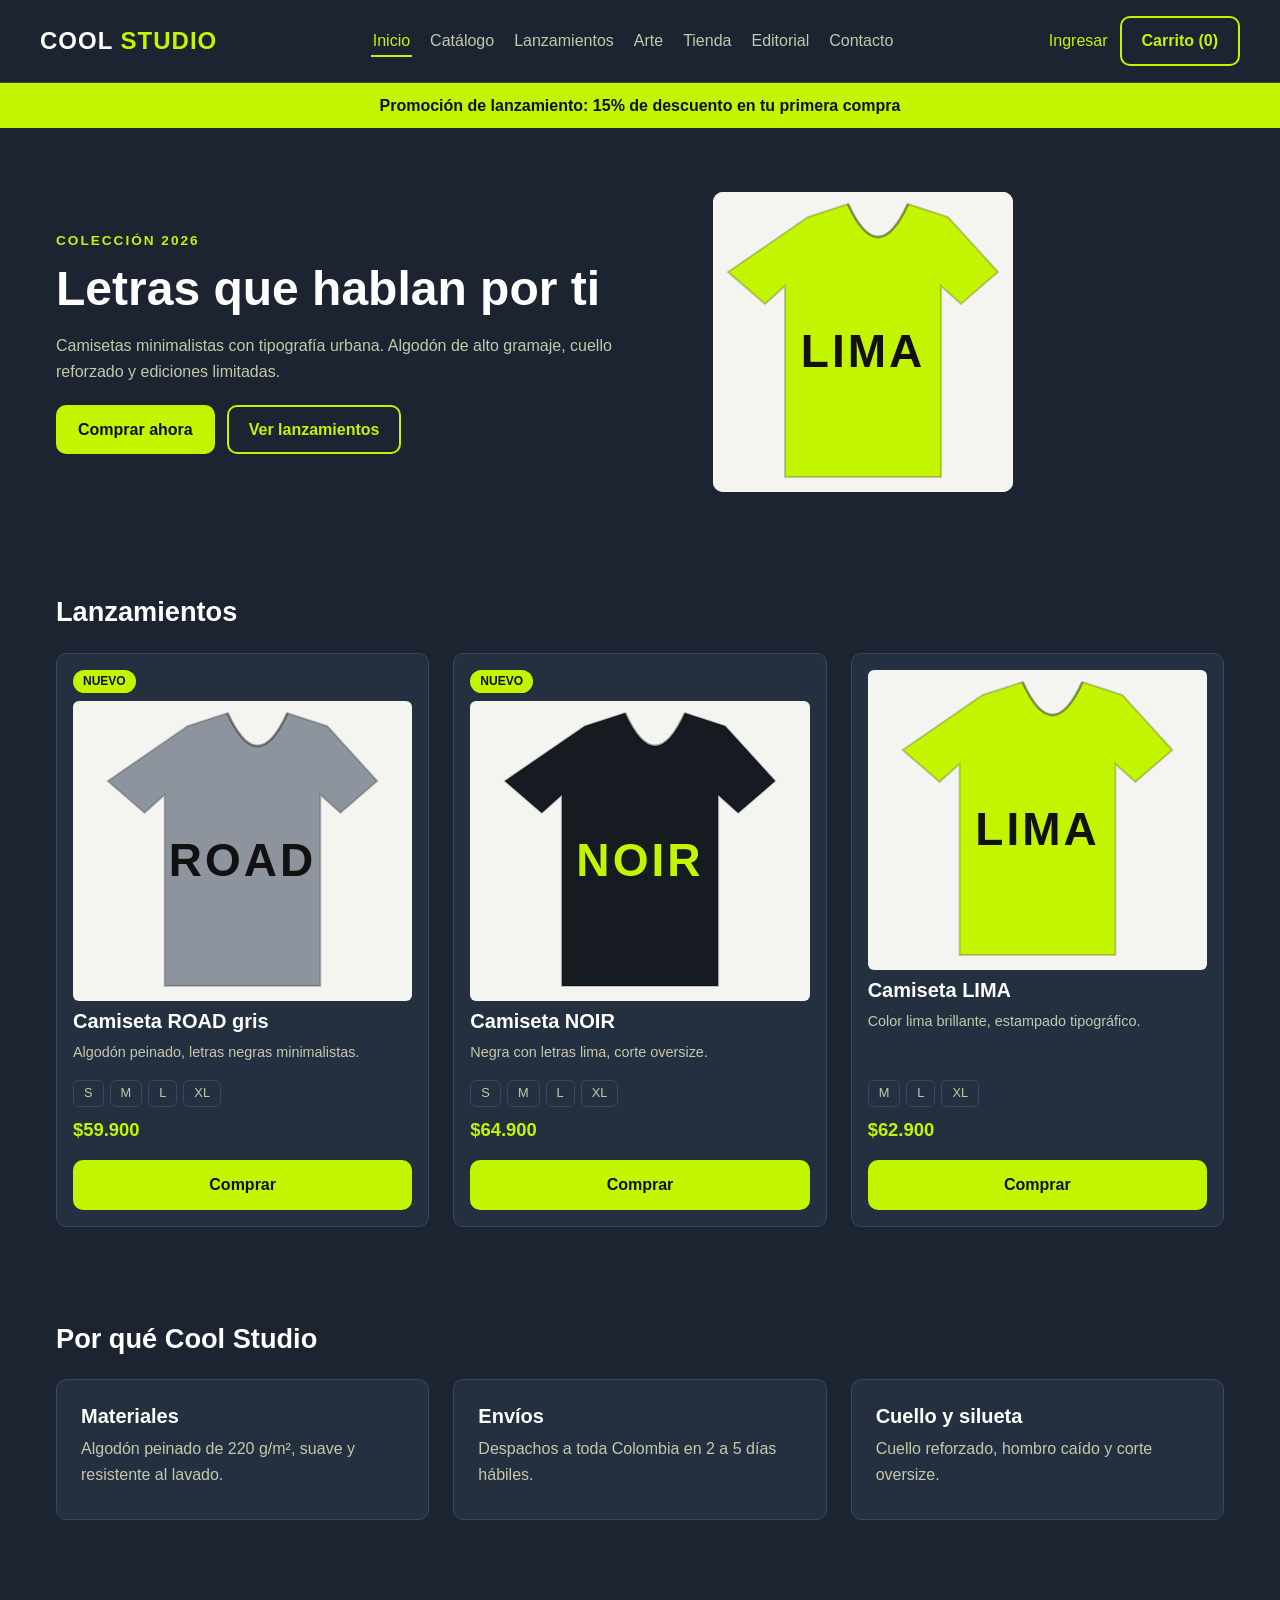
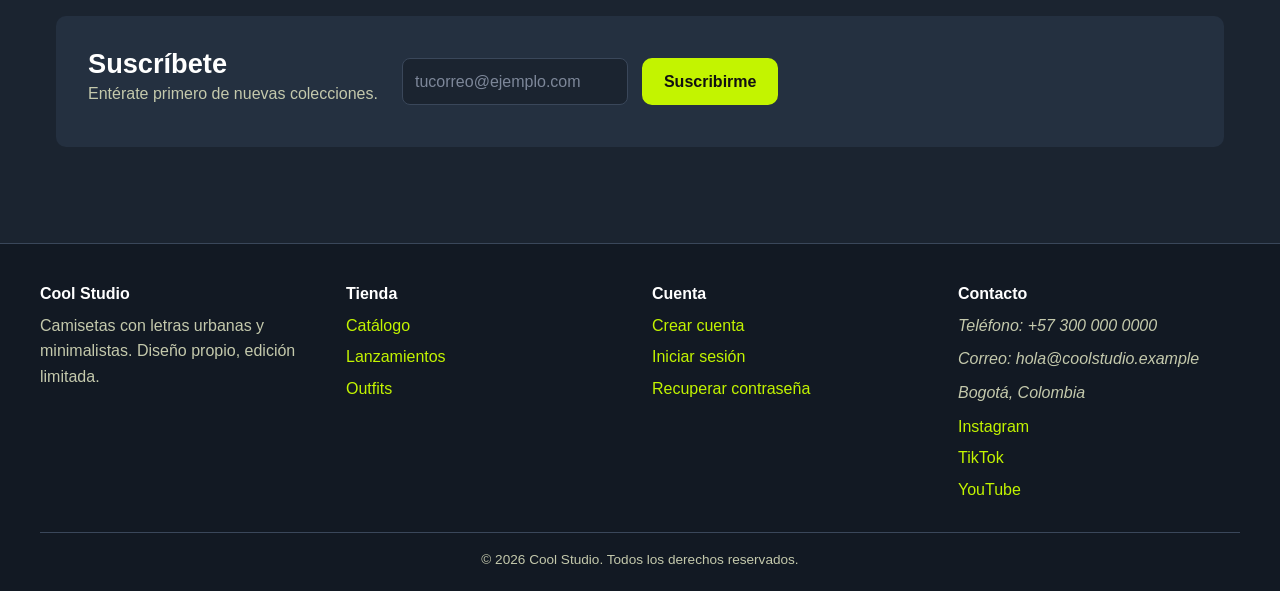
<file: index.html>
<!DOCTYPE html>
<html lang="es">
<head>
  <meta charset="UTF-8">
  <meta name="viewport" content="width=device-width, initial-scale=1.0">
  <meta name="description" content="Cool Studio: tienda en línea de camisetas con letras urbanas.">
  <title>Inicio | Cool Studio</title>
  <link rel="icon" type="image/svg+xml" href="img/favicon.svg">
  <link rel="stylesheet" href="css/base.css">
  <link rel="stylesheet" href="css/componentes.css">
  <link rel="stylesheet" href="css/paginas.css">
</head>
<body>
  <header class="sitio">
    <div class="barra">
      <a class="logo" href="index.html">COOL <span>STUDIO</span></a>
      <nav aria-label="Navegación principal">
        <ul>
          <li><a href="index.html" aria-current="page">Inicio</a></li>
          <li><a href="catalogo.html">Catálogo</a></li>
          <li><a href="lanzamientos.html">Lanzamientos</a></li>
          <li><a href="arte.html">Arte</a></li>
          <li><a href="tienda.html">Tienda</a></li>
          <li><a href="editorial.html">Editorial</a></li>
          <li><a href="contacto.html">Contacto</a></li>
        </ul>
      </nav>
      <div class="acciones">
        <a href="login.html">Ingresar</a>
        <a class="btn btn-borde" href="carrito.html">Carrito (2)</a>
      </div>
    </div>
  </header>
  <p class="promo">Promoción de lanzamiento: 15% de descuento en tu primera compra</p>

  <main>
    <div class="contenedor">
      <section class="hero" aria-labelledby="titulo-hero">
        <div>
          <p class="sobretitulo">Colección 2026</p>
          <h1 id="titulo-hero">Letras que hablan por ti</h1>
          <p>Camisetas minimalistas con tipografía urbana. Algodón de alto gramaje, cuello reforzado y ediciones limitadas.</p>
          <div class="botones">
            <a class="btn" href="catalogo.html">Comprar ahora</a>
            <a class="btn btn-borde" href="lanzamientos.html">Ver lanzamientos</a>
          </div>
        </div>
        <img src="img/camisa-lima.svg" alt="Camiseta lima con letras" width="300" height="300">
      </section>
    </div>

    <section class="seccion" id="lanzamientos" aria-labelledby="titulo-lanzamientos">
      <div class="contenedor">
        <h2 id="titulo-lanzamientos">Lanzamientos</h2>
        <div class="catalogo">
      <article class="producto">
        <span class="etiqueta">NUEVO</span>
        <img src="img/camisa-gris.svg" alt="Camiseta ROAD gris" width="300" height="300" loading="lazy">
        <h3><a href="producto.html">Camiseta ROAD gris</a></h3>
        <p class="descripcion">Algodón peinado, letras negras minimalistas.</p>
        <ul class="tallas" aria-label="Tallas disponibles"><li>S</li><li>M</li><li>L</li><li>XL</li></ul>
        <p class="precio">$59.900</p>
        <a class="btn" href="producto.html">Comprar</a>
      </article>
      <article class="producto">
        <span class="etiqueta">NUEVO</span>
        <img src="img/camisa-negra.svg" alt="Camiseta NOIR" width="300" height="300" loading="lazy">
        <h3><a href="producto.html">Camiseta NOIR</a></h3>
        <p class="descripcion">Negra con letras lima, corte oversize.</p>
        <ul class="tallas" aria-label="Tallas disponibles"><li>S</li><li>M</li><li>L</li><li>XL</li></ul>
        <p class="precio">$64.900</p>
        <a class="btn" href="producto.html">Comprar</a>
      </article>
      <article class="producto">
        <img src="img/camisa-lima.svg" alt="Camiseta LIMA" width="300" height="300" loading="lazy">
        <h3><a href="producto.html">Camiseta LIMA</a></h3>
        <p class="descripcion">Color lima brillante, estampado tipográfico.</p>
        <ul class="tallas" aria-label="Tallas disponibles"><li>M</li><li>L</li><li>XL</li></ul>
        <p class="precio">$62.900</p>
        <a class="btn" href="producto.html">Comprar</a>
      </article>
        </div>
      </div>
    </section>

    <section class="seccion" id="informacion" aria-labelledby="titulo-info">
      <div class="contenedor">
        <h2 id="titulo-info">Por qué Cool Studio</h2>
        <div class="rejilla-3">
          <article class="tarjeta">
            <h3>Materiales</h3>
            <p>Algodón peinado de 220 g/m², suave y resistente al lavado.</p>
          </article>
          <article class="tarjeta">
            <h3>Envíos</h3>
            <p>Despachos a toda Colombia en 2 a 5 días hábiles.</p>
          </article>
          <article class="tarjeta">
            <h3>Cuello y silueta</h3>
            <p>Cuello reforzado, hombro caído y corte oversize.</p>
          </article>
        </div>
      </div>
    </section>

    <section class="seccion" id="suscripcion" aria-labelledby="titulo-suscripcion">
      <div class="contenedor">
        <div class="suscripcion">
          <div>
            <h2 id="titulo-suscripcion">Suscríbete</h2>
            <p>Entérate primero de nuevas colecciones.</p>
          </div>
          <form action="#" method="post">
            <div class="campo">
              <label for="correo-suscripcion" class="solo-lectores">Correo electrónico</label>
              <input type="email" id="correo-suscripcion" name="correo" placeholder="tucorreo@ejemplo.com" required>
            </div>
            <button class="btn" type="submit">Suscribirme</button>
          </form>
        </div>
      </div>
    </section>
  </main>
  <footer class="sitio">
    <div class="columnas">
      <section>
        <h3>Cool Studio</h3>
        <p>Camisetas con letras urbanas y minimalistas. Diseño propio, edición limitada.</p>
      </section>
      <section>
        <h3>Tienda</h3>
        <ul>
          <li><a href="catalogo.html">Catálogo</a></li>
          <li><a href="lanzamientos.html">Lanzamientos</a></li>
          <li><a href="editorial.html">Outfits</a></li>
        </ul>
      </section>
      <section>
        <h3>Cuenta</h3>
        <ul>
          <li><a href="registro.html">Crear cuenta</a></li>
          <li><a href="login.html">Iniciar sesión</a></li>
          <li><a href="recuperar.html">Recuperar contraseña</a></li>
        </ul>
      </section>
      <section>
        <h3>Contacto</h3>
        <address>
          <p>Teléfono: +57 300 000 0000</p>
          <p>Correo: hola@coolstudio.example</p>
          <p>Bogotá, Colombia</p>
        </address>
        <ul>
          <li><a href="#">Instagram</a></li>
          <li><a href="#">TikTok</a></li>
          <li><a href="#">YouTube</a></li>
        </ul>
      </section>
    </div>
    <p class="derechos">&copy; 2026 Cool Studio. Todos los derechos reservados.</p>
  </footer>
  <script src="js/logica.js"></script>
  <script src="js/tienda.js"></script>
</body>
</html>
</file>
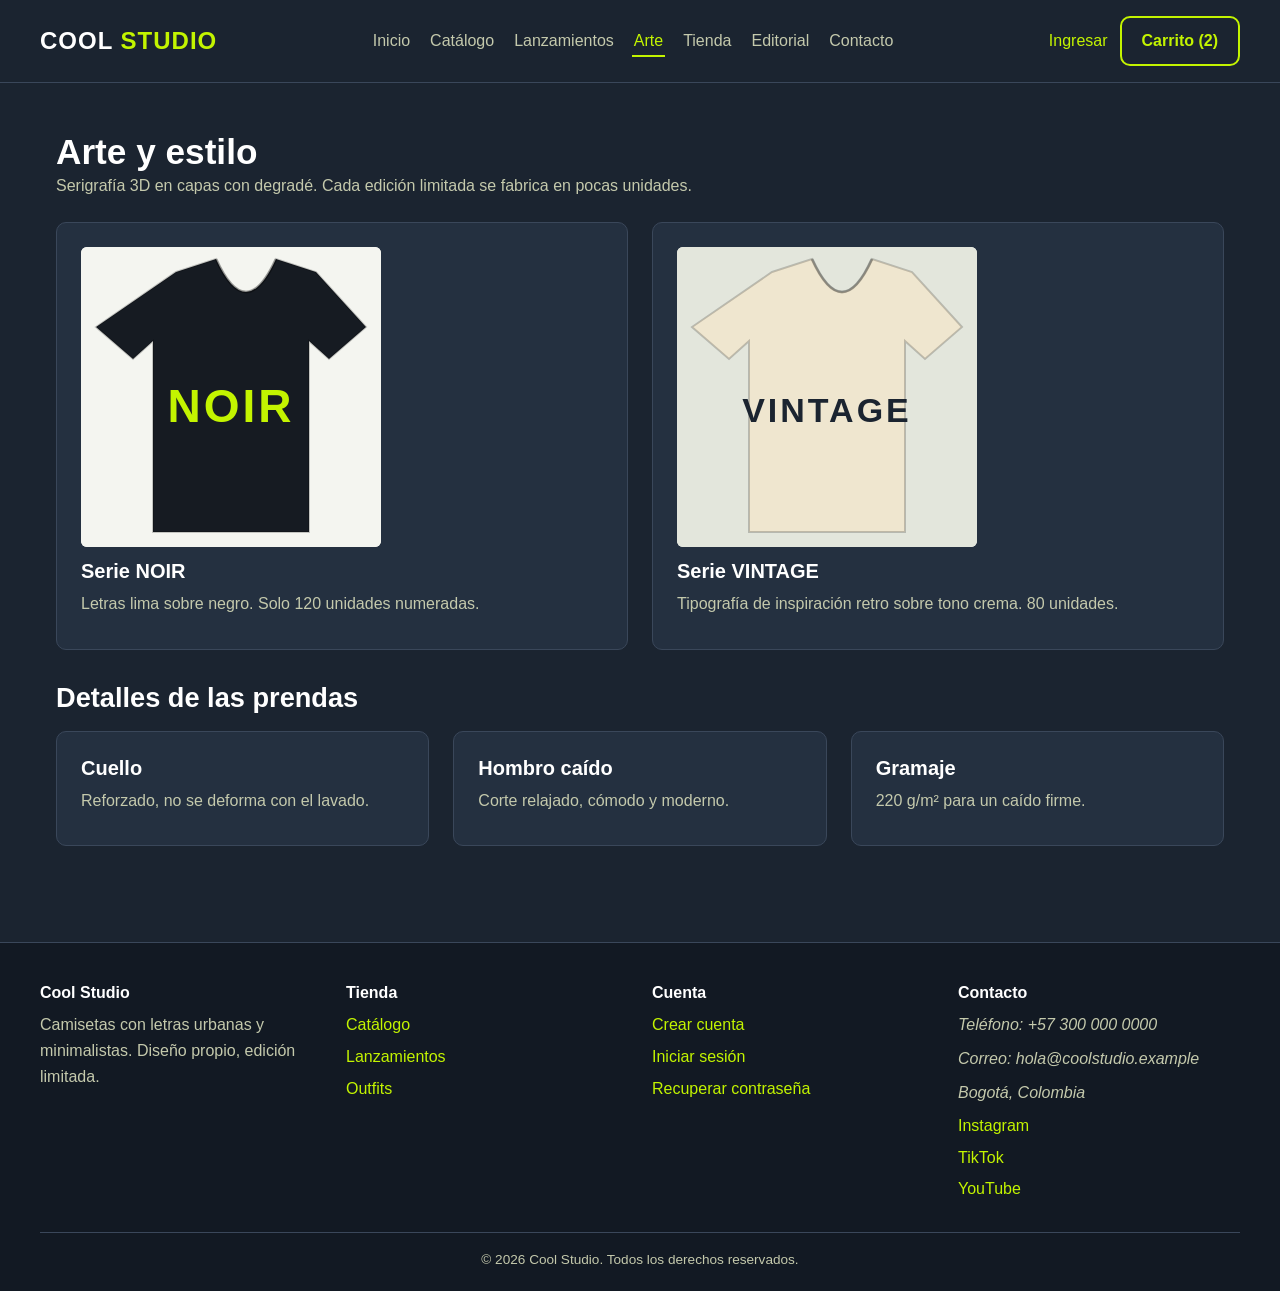
<file: arte.html>
<!DOCTYPE html>
<html lang="es">
<head>
  <meta charset="UTF-8">
  <meta name="viewport" content="width=device-width, initial-scale=1.0">
  <meta name="description" content="Cool Studio: tienda en línea de camisetas con letras urbanas.">
  <title>Arte | Cool Studio</title>
  <link rel="icon" type="image/svg+xml" href="img/favicon.svg">
  <link rel="stylesheet" href="css/base.css">
  <link rel="stylesheet" href="css/componentes.css">
  <link rel="stylesheet" href="css/paginas.css">
</head>
<body>
  <header class="sitio">
    <div class="barra">
      <a class="logo" href="index.html">COOL <span>STUDIO</span></a>
      <nav aria-label="Navegación principal">
        <ul>
          <li><a href="index.html">Inicio</a></li>
          <li><a href="catalogo.html">Catálogo</a></li>
          <li><a href="lanzamientos.html">Lanzamientos</a></li>
          <li><a href="arte.html" aria-current="page">Arte</a></li>
          <li><a href="tienda.html">Tienda</a></li>
          <li><a href="editorial.html">Editorial</a></li>
          <li><a href="contacto.html">Contacto</a></li>
        </ul>
      </nav>
      <div class="acciones">
        <a href="login.html">Ingresar</a>
        <a class="btn btn-borde" href="carrito.html">Carrito (2)</a>
      </div>
    </div>
  </header>
  <main>
    <section class="seccion" aria-labelledby="titulo-arte">
      <div class="contenedor">
        <h1 id="titulo-arte">Arte y estilo</h1>
        <p style="margin-bottom: 24px;">Serigrafía 3D en capas con degradé. Cada edición limitada se fabrica en pocas unidades.</p>
        <div class="rejilla-2">
          <article class="tarjeta"><img src="img/camisa-negra.svg" alt="Edición limitada NOIR" width="300" height="300" loading="lazy"><h3>Serie NOIR</h3><p>Letras lima sobre negro. Solo 120 unidades numeradas.</p></article>
          <article class="tarjeta"><img src="img/camisa-crema.svg" alt="Edición limitada VINTAGE" width="300" height="300" loading="lazy"><h3>Serie VINTAGE</h3><p>Tipografía de inspiración retro sobre tono crema. 80 unidades.</p></article>
        </div>
        <h2 style="margin: 32px 0 16px;">Detalles de las prendas</h2>
        <div class="rejilla-3">
          <article class="tarjeta"><h3>Cuello</h3><p>Reforzado, no se deforma con el lavado.</p></article>
          <article class="tarjeta"><h3>Hombro caído</h3><p>Corte relajado, cómodo y moderno.</p></article>
          <article class="tarjeta"><h3>Gramaje</h3><p>220 g/m² para un caído firme.</p></article>
        </div>
      </div>
    </section>
  </main>
  <footer class="sitio">
    <div class="columnas">
      <section>
        <h3>Cool Studio</h3>
        <p>Camisetas con letras urbanas y minimalistas. Diseño propio, edición limitada.</p>
      </section>
      <section>
        <h3>Tienda</h3>
        <ul>
          <li><a href="catalogo.html">Catálogo</a></li>
          <li><a href="lanzamientos.html">Lanzamientos</a></li>
          <li><a href="editorial.html">Outfits</a></li>
        </ul>
      </section>
      <section>
        <h3>Cuenta</h3>
        <ul>
          <li><a href="registro.html">Crear cuenta</a></li>
          <li><a href="login.html">Iniciar sesión</a></li>
          <li><a href="recuperar.html">Recuperar contraseña</a></li>
        </ul>
      </section>
      <section>
        <h3>Contacto</h3>
        <address>
          <p>Teléfono: +57 300 000 0000</p>
          <p>Correo: hola@coolstudio.example</p>
          <p>Bogotá, Colombia</p>
        </address>
        <ul>
          <li><a href="#">Instagram</a></li>
          <li><a href="#">TikTok</a></li>
          <li><a href="#">YouTube</a></li>
        </ul>
      </section>
    </div>
    <p class="derechos">&copy; 2026 Cool Studio. Todos los derechos reservados.</p>
  </footer>
</body>
</html>
</file>
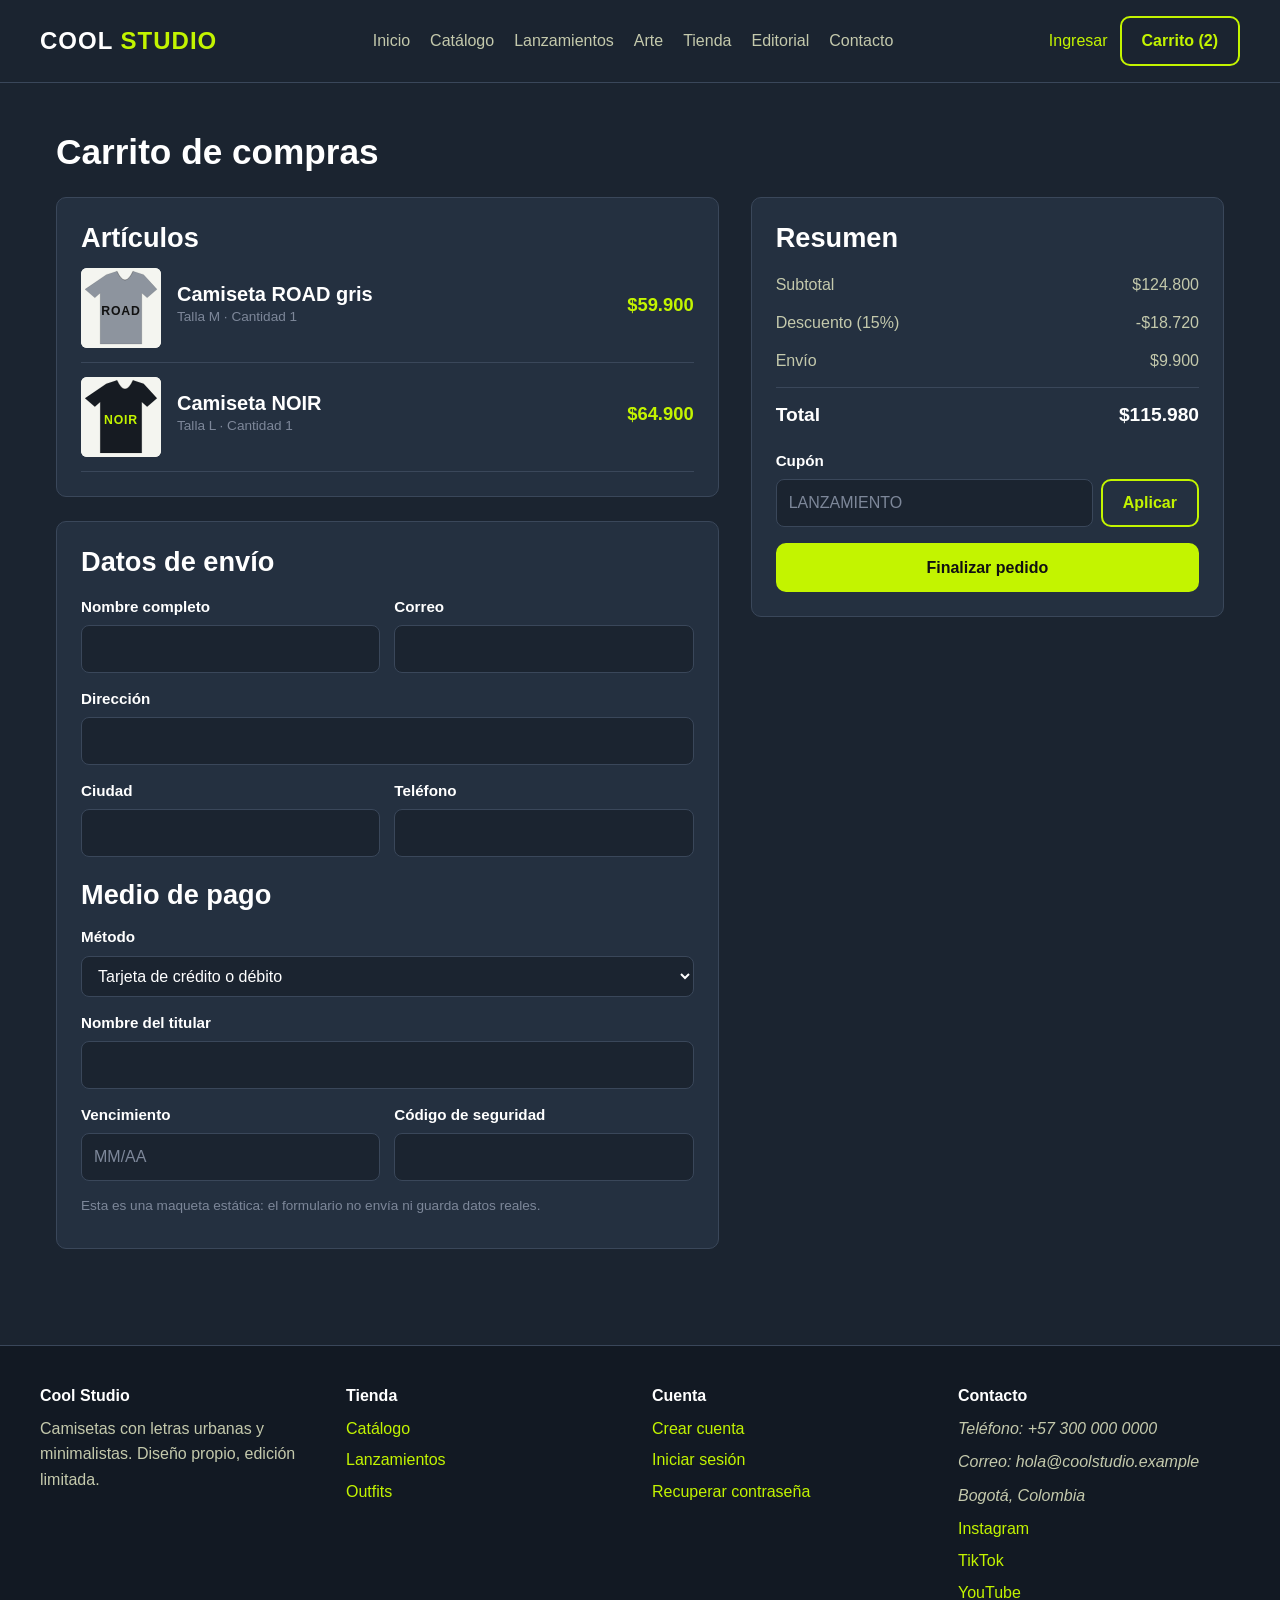
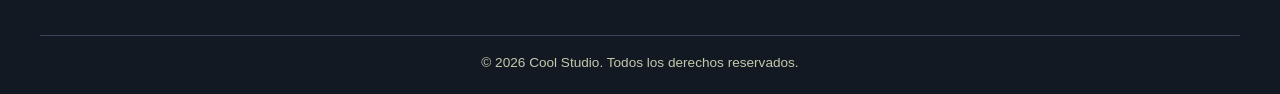
<file: carrito.html>
<!DOCTYPE html>
<html lang="es">
<head>
  <meta charset="UTF-8">
  <meta name="viewport" content="width=device-width, initial-scale=1.0">
  <meta name="description" content="Cool Studio: tienda en línea de camisetas con letras urbanas.">
  <title>Carrito de compras | Cool Studio</title>
  <link rel="icon" type="image/svg+xml" href="img/favicon.svg">
  <link rel="stylesheet" href="css/base.css">
  <link rel="stylesheet" href="css/componentes.css">
  <link rel="stylesheet" href="css/paginas.css">
</head>
<body>
  <header class="sitio">
    <div class="barra">
      <a class="logo" href="index.html">COOL <span>STUDIO</span></a>
      <nav aria-label="Navegación principal">
        <ul>
          <li><a href="index.html">Inicio</a></li>
          <li><a href="catalogo.html">Catálogo</a></li>
          <li><a href="lanzamientos.html">Lanzamientos</a></li>
          <li><a href="arte.html">Arte</a></li>
          <li><a href="tienda.html">Tienda</a></li>
          <li><a href="editorial.html">Editorial</a></li>
          <li><a href="contacto.html">Contacto</a></li>
        </ul>
      </nav>
      <div class="acciones">
        <a href="login.html">Ingresar</a>
        <a class="btn btn-borde" href="carrito.html">Carrito (2)</a>
      </div>
    </div>
  </header>
  <main>
    <section class="seccion" aria-labelledby="titulo-carrito">
      <div class="contenedor">
        <h1 id="titulo-carrito" style="margin-bottom: 24px;">Carrito de compras</h1>
        <div class="carrito">
          <div>
            <div class="panel">
              <h2>Artículos</h2>
              <ul>
                <li class="item-carrito">
                  <img src="img/camisa-gris.svg" alt="Camiseta ROAD gris" width="80" height="80">
                  <div class="info"><h3>Camiseta ROAD gris</h3><p class="ayuda">Talla M · Cantidad 1</p></div>
                  <p class="precio">$59.900</p>
                </li>
                <li class="item-carrito">
                  <img src="img/camisa-negra.svg" alt="Camiseta NOIR" width="80" height="80">
                  <div class="info"><h3>Camiseta NOIR</h3><p class="ayuda">Talla L · Cantidad 1</p></div>
                  <p class="precio">$64.900</p>
                </li>
              </ul>
            </div>

            <div class="panel" style="margin-top: 24px;">
              <h2 style="margin-bottom: 16px;">Datos de envío</h2>
              <form action="#" method="post">
                <div class="fila-campos">
                  <div class="campo"><label for="env-nombre">Nombre completo</label><input type="text" id="env-nombre" name="nombre" required></div>
                  <div class="campo"><label for="env-correo">Correo</label><input type="email" id="env-correo" name="correo" required></div>
                </div>
                <div class="campo"><label for="env-direccion">Dirección</label><input type="text" id="env-direccion" name="direccion" required></div>
                <div class="fila-campos">
                  <div class="campo"><label for="env-ciudad">Ciudad</label><input type="text" id="env-ciudad" name="ciudad" required></div>
                  <div class="campo"><label for="env-telefono">Teléfono</label><input type="tel" id="env-telefono" name="telefono" required></div>
                </div>

                <h2 style="margin-top: 8px;">Medio de pago</h2>
                <div class="campo">
                  <label for="pago-tipo">Método</label>
                  <select id="pago-tipo" name="pago">
                    <option>Tarjeta de crédito o débito</option>
                    <option>PayPal</option>
                    <option>Pago contra entrega</option>
                  </select>
                </div>
                <div class="campo"><label for="pago-titular">Nombre del titular</label><input type="text" id="pago-titular" name="titular"></div>
                <div class="fila-campos">
                  <div class="campo"><label for="pago-vence">Vencimiento</label><input type="text" id="pago-vence" name="vence" placeholder="MM/AA"></div>
                  <div class="campo"><label for="pago-cvv">Código de seguridad</label><input type="password" id="pago-cvv" name="cvv" maxlength="4"></div>
                </div>
                <p class="ayuda">Esta es una maqueta estática: el formulario no envía ni guarda datos reales.</p>
              </form>
            </div>
          </div>

          <aside class="resumen" aria-labelledby="titulo-resumen">
            <h2 id="titulo-resumen" style="margin-bottom: 12px;">Resumen</h2>
            <dl>
              <div><dt>Subtotal</dt><dd>$124.800</dd></div>
              <div><dt>Descuento (15%)</dt><dd>-$18.720</dd></div>
              <div><dt>Envío</dt><dd>$9.900</dd></div>
              <div class="total"><dt>Total</dt><dd>$115.980</dd></div>
            </dl>
            <label for="cupon" style="margin-top: 12px; display: block;">Cupón</label>
            <div style="display: flex; gap: 8px; margin: 6px 0 16px;">
              <input type="text" id="cupon" name="cupon" placeholder="LANZAMIENTO">
              <button class="btn btn-borde" type="button">Aplicar</button>
            </div>
            <a class="btn btn-bloque" href="#">Finalizar pedido</a>
          </aside>
        </div>
      </div>
    </section>
  </main>
  <footer class="sitio">
    <div class="columnas">
      <section>
        <h3>Cool Studio</h3>
        <p>Camisetas con letras urbanas y minimalistas. Diseño propio, edición limitada.</p>
      </section>
      <section>
        <h3>Tienda</h3>
        <ul>
          <li><a href="catalogo.html">Catálogo</a></li>
          <li><a href="lanzamientos.html">Lanzamientos</a></li>
          <li><a href="editorial.html">Outfits</a></li>
        </ul>
      </section>
      <section>
        <h3>Cuenta</h3>
        <ul>
          <li><a href="registro.html">Crear cuenta</a></li>
          <li><a href="login.html">Iniciar sesión</a></li>
          <li><a href="recuperar.html">Recuperar contraseña</a></li>
        </ul>
      </section>
      <section>
        <h3>Contacto</h3>
        <address>
          <p>Teléfono: +57 300 000 0000</p>
          <p>Correo: hola@coolstudio.example</p>
          <p>Bogotá, Colombia</p>
        </address>
        <ul>
          <li><a href="#">Instagram</a></li>
          <li><a href="#">TikTok</a></li>
          <li><a href="#">YouTube</a></li>
        </ul>
      </section>
    </div>
    <p class="derechos">&copy; 2026 Cool Studio. Todos los derechos reservados.</p>
  </footer>
</body>
</html>
</file>
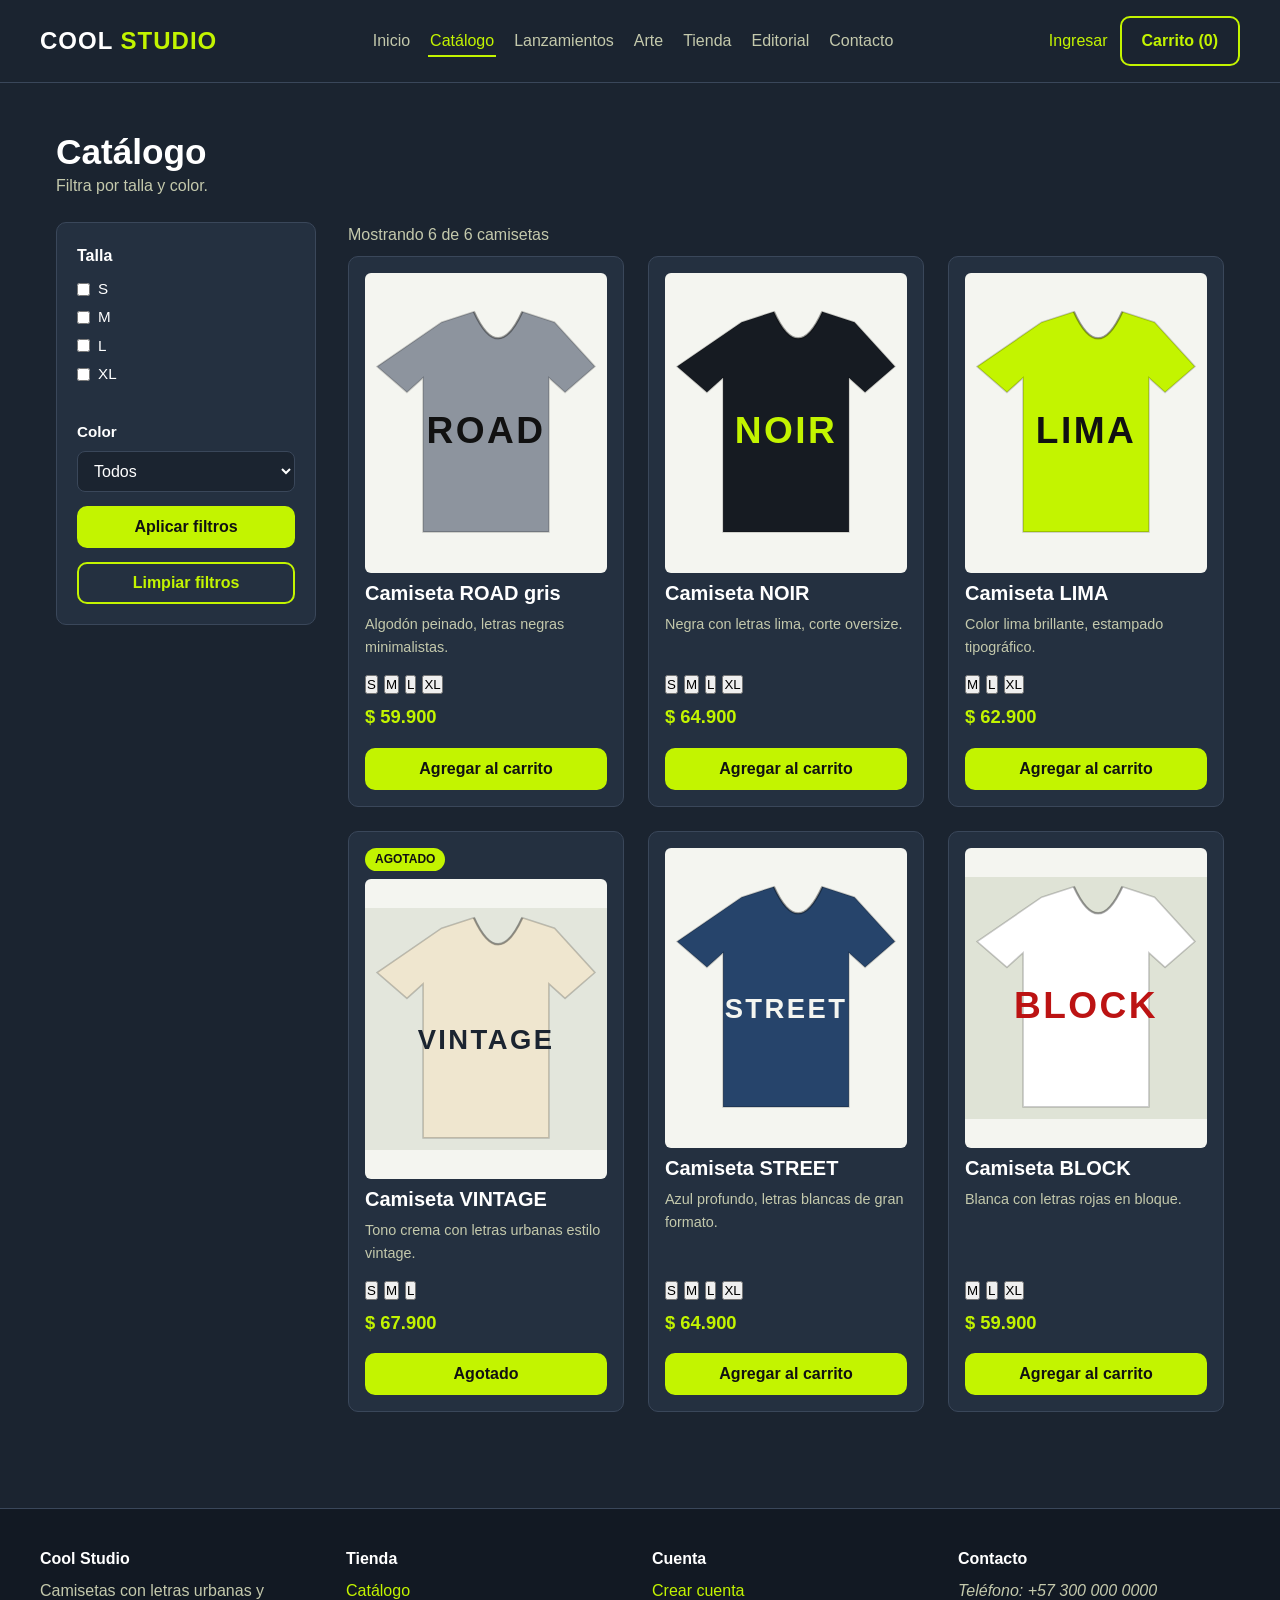
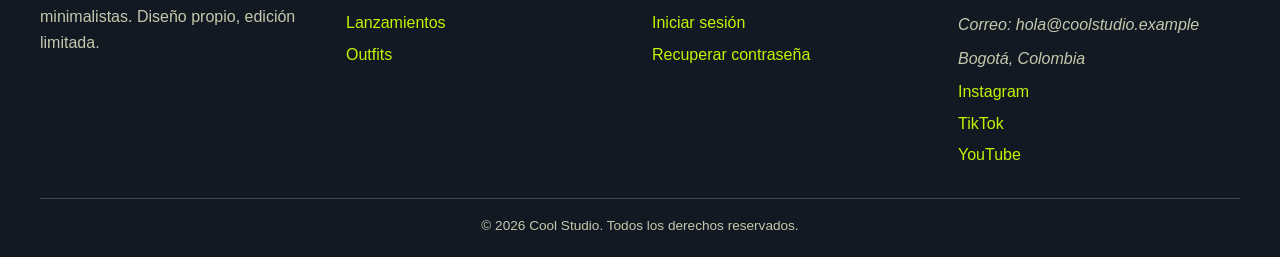
<file: catalogo.html>
<!DOCTYPE html>
<html lang="es">
<head>
  <meta charset="UTF-8">
  <meta name="viewport" content="width=device-width, initial-scale=1.0">
  <meta name="description" content="Cool Studio: tienda en línea de camisetas con letras urbanas.">
  <title>Catálogo | Cool Studio</title>
  <link rel="icon" type="image/svg+xml" href="img/favicon.svg">
  <link rel="stylesheet" href="css/base.css">
  <link rel="stylesheet" href="css/componentes.css">
  <link rel="stylesheet" href="css/paginas.css">
</head>
<body>
  <header class="sitio">
    <div class="barra">
      <a class="logo" href="index.html">COOL <span>STUDIO</span></a>
      <nav aria-label="Navegación principal">
        <ul>
          <li><a href="index.html">Inicio</a></li>
          <li><a href="catalogo.html" aria-current="page">Catálogo</a></li>
          <li><a href="lanzamientos.html">Lanzamientos</a></li>
          <li><a href="arte.html">Arte</a></li>
          <li><a href="tienda.html">Tienda</a></li>
          <li><a href="editorial.html">Editorial</a></li>
          <li><a href="contacto.html">Contacto</a></li>
        </ul>
      </nav>
      <div class="acciones">
        <a href="login.html">Ingresar</a>
        <a class="btn btn-borde" href="carrito.html">Carrito (2)</a>
      </div>
    </div>
  </header>
  <main>
    <section class="seccion" aria-labelledby="titulo-catalogo">
      <div class="contenedor">
        <h1 id="titulo-catalogo">Catálogo</h1>
        <p>Filtra por talla y color.</p>
        <div class="con-filtros" style="margin-top: 24px;">
          <aside class="filtros" aria-label="Filtros">
            <form id="filtros" action="#" method="get">
              <fieldset>
                <legend>Talla</legend>
                <div class="campo campo-check"><input type="checkbox" id="talla-s" name="talla" value="S"><label for="talla-s">S</label></div>
                <div class="campo campo-check"><input type="checkbox" id="talla-m" name="talla" value="M"><label for="talla-m">M</label></div>
                <div class="campo campo-check"><input type="checkbox" id="talla-l" name="talla" value="L"><label for="talla-l">L</label></div>
                <div class="campo campo-check"><input type="checkbox" id="talla-xl" name="talla" value="XL"><label for="talla-xl">XL</label></div>
              </fieldset>
              <div class="campo">
                <label for="color">Color</label>
                <select id="color" name="color">
                  <option value="">Todos</option>
                  <option value="gris">Gris</option>
                  <option value="negro">Negro</option>
                  <option value="lima">Lima</option>
                  <option value="crema">Crema</option>
                  <option value="azul">Azul</option>
                  <option value="blanco">Blanco</option>
                </select>
              </div>
              <button class="btn btn-bloque" type="submit">Aplicar filtros</button>
              <button class="btn btn-borde btn-bloque" type="button" id="btn-limpiar">Limpiar filtros</button>
            </form>
          </aside>
          <div>
            <p class="resultados" id="resultados" aria-live="polite"></p>
            <div class="catalogo" id="catalogo" style="grid-template-columns: repeat(auto-fill, minmax(220px, 1fr));"></div>
          </div>
        </div>
      </div>
    </section>
  </main>
  <footer class="sitio">
    <div class="columnas">
      <section>
        <h3>Cool Studio</h3>
        <p>Camisetas con letras urbanas y minimalistas. Diseño propio, edición limitada.</p>
      </section>
      <section>
        <h3>Tienda</h3>
        <ul>
          <li><a href="catalogo.html">Catálogo</a></li>
          <li><a href="lanzamientos.html">Lanzamientos</a></li>
          <li><a href="editorial.html">Outfits</a></li>
        </ul>
      </section>
      <section>
        <h3>Cuenta</h3>
        <ul>
          <li><a href="registro.html">Crear cuenta</a></li>
          <li><a href="login.html">Iniciar sesión</a></li>
          <li><a href="recuperar.html">Recuperar contraseña</a></li>
        </ul>
      </section>
      <section>
        <h3>Contacto</h3>
        <address>
          <p>Teléfono: +57 300 000 0000</p>
          <p>Correo: hola@coolstudio.example</p>
          <p>Bogotá, Colombia</p>
        </address>
        <ul>
          <li><a href="#">Instagram</a></li>
          <li><a href="#">TikTok</a></li>
          <li><a href="#">YouTube</a></li>
        </ul>
      </section>
    </div>
    <p class="derechos">&copy; 2026 Cool Studio. Todos los derechos reservados.</p>
  </footer>
  <script src="js/logica.js"></script>
  <script src="js/tienda.js"></script>
</body>
</html>
</file>
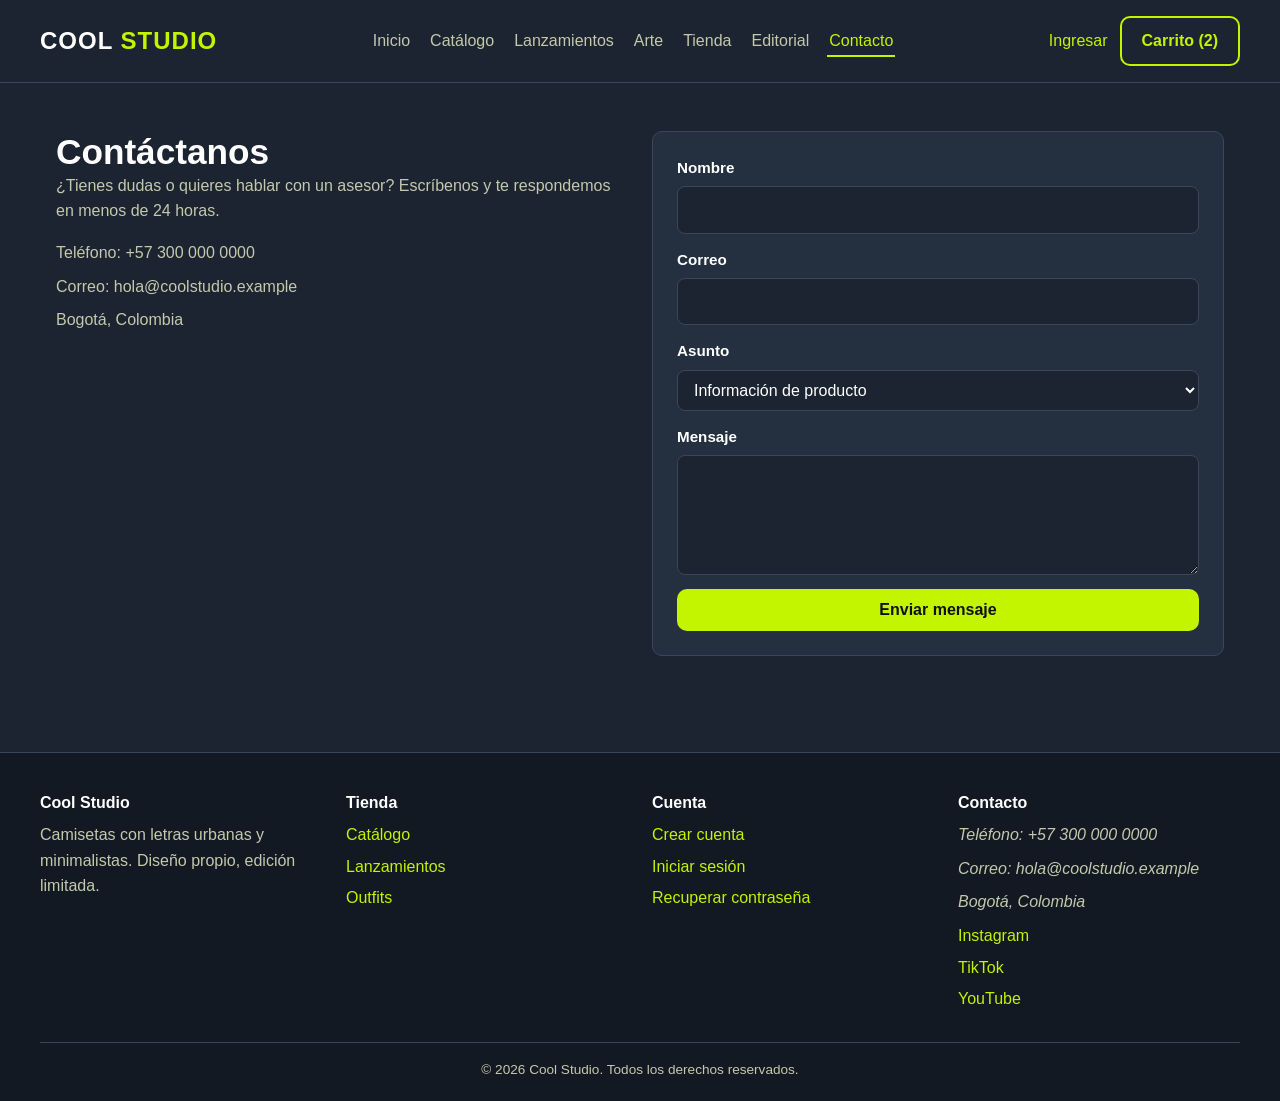
<file: contacto.html>
<!DOCTYPE html>
<html lang="es">
<head>
  <meta charset="UTF-8">
  <meta name="viewport" content="width=device-width, initial-scale=1.0">
  <meta name="description" content="Cool Studio: tienda en línea de camisetas con letras urbanas.">
  <title>Contacto | Cool Studio</title>
  <link rel="icon" type="image/svg+xml" href="img/favicon.svg">
  <link rel="stylesheet" href="css/base.css">
  <link rel="stylesheet" href="css/componentes.css">
  <link rel="stylesheet" href="css/paginas.css">
</head>
<body>
  <header class="sitio">
    <div class="barra">
      <a class="logo" href="index.html">COOL <span>STUDIO</span></a>
      <nav aria-label="Navegación principal">
        <ul>
          <li><a href="index.html">Inicio</a></li>
          <li><a href="catalogo.html">Catálogo</a></li>
          <li><a href="lanzamientos.html">Lanzamientos</a></li>
          <li><a href="arte.html">Arte</a></li>
          <li><a href="tienda.html">Tienda</a></li>
          <li><a href="editorial.html">Editorial</a></li>
          <li><a href="contacto.html" aria-current="page">Contacto</a></li>
        </ul>
      </nav>
      <div class="acciones">
        <a href="login.html">Ingresar</a>
        <a class="btn btn-borde" href="carrito.html">Carrito (2)</a>
      </div>
    </div>
  </header>
  <main>
    <section class="seccion" id="contacto" aria-labelledby="titulo-contacto">
      <div class="contenedor">
        <div class="rejilla-2">
          <div>
            <h1 id="titulo-contacto">Contáctanos</h1>
            <p>¿Tienes dudas o quieres hablar con un asesor? Escríbenos y te respondemos en menos de 24 horas.</p>
            <address style="margin-top: 16px; font-style: normal;">
              <p>Teléfono: +57 300 000 0000</p>
              <p>Correo: hola@coolstudio.example</p>
              <p>Bogotá, Colombia</p>
            </address>
          </div>
          <form class="panel" action="#" method="post">
            <div class="campo"><label for="nombre">Nombre</label><input type="text" id="nombre" name="nombre" required></div>
            <div class="campo"><label for="correo">Correo</label><input type="email" id="correo" name="correo" required></div>
            <div class="campo">
              <label for="asunto">Asunto</label>
              <select id="asunto" name="asunto">
                <option>Información de producto</option>
                <option>Estado de mi pedido</option>
                <option>Cambios y garantías</option>
                <option>Otro</option>
              </select>
            </div>
            <div class="campo"><label for="mensaje">Mensaje</label><textarea id="mensaje" name="mensaje" required></textarea></div>
            <button class="btn" type="submit">Enviar mensaje</button>
          </form>
        </div>
      </div>
    </section>
  </main>
  <footer class="sitio">
    <div class="columnas">
      <section>
        <h3>Cool Studio</h3>
        <p>Camisetas con letras urbanas y minimalistas. Diseño propio, edición limitada.</p>
      </section>
      <section>
        <h3>Tienda</h3>
        <ul>
          <li><a href="catalogo.html">Catálogo</a></li>
          <li><a href="lanzamientos.html">Lanzamientos</a></li>
          <li><a href="editorial.html">Outfits</a></li>
        </ul>
      </section>
      <section>
        <h3>Cuenta</h3>
        <ul>
          <li><a href="registro.html">Crear cuenta</a></li>
          <li><a href="login.html">Iniciar sesión</a></li>
          <li><a href="recuperar.html">Recuperar contraseña</a></li>
        </ul>
      </section>
      <section>
        <h3>Contacto</h3>
        <address>
          <p>Teléfono: +57 300 000 0000</p>
          <p>Correo: hola@coolstudio.example</p>
          <p>Bogotá, Colombia</p>
        </address>
        <ul>
          <li><a href="#">Instagram</a></li>
          <li><a href="#">TikTok</a></li>
          <li><a href="#">YouTube</a></li>
        </ul>
      </section>
    </div>
    <p class="derechos">&copy; 2026 Cool Studio. Todos los derechos reservados.</p>
  </footer>
</body>
</html>
</file>
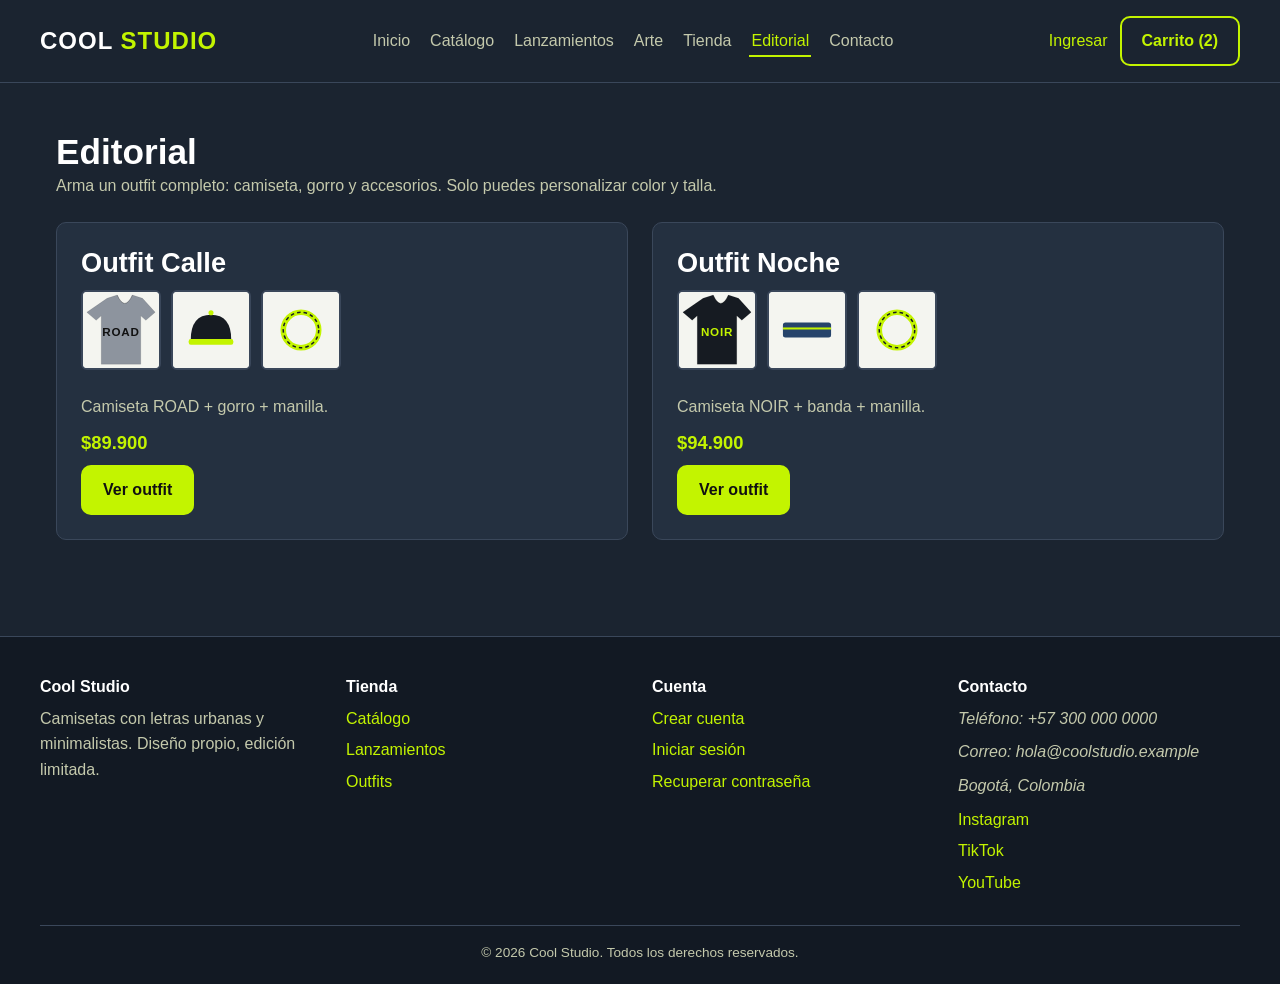
<file: editorial.html>
<!DOCTYPE html>
<html lang="es">
<head>
  <meta charset="UTF-8">
  <meta name="viewport" content="width=device-width, initial-scale=1.0">
  <meta name="description" content="Cool Studio: tienda en línea de camisetas con letras urbanas.">
  <title>Editorial | Cool Studio</title>
  <link rel="icon" type="image/svg+xml" href="img/favicon.svg">
  <link rel="stylesheet" href="css/base.css">
  <link rel="stylesheet" href="css/componentes.css">
  <link rel="stylesheet" href="css/paginas.css">
</head>
<body>
  <header class="sitio">
    <div class="barra">
      <a class="logo" href="index.html">COOL <span>STUDIO</span></a>
      <nav aria-label="Navegación principal">
        <ul>
          <li><a href="index.html">Inicio</a></li>
          <li><a href="catalogo.html">Catálogo</a></li>
          <li><a href="lanzamientos.html">Lanzamientos</a></li>
          <li><a href="arte.html">Arte</a></li>
          <li><a href="tienda.html">Tienda</a></li>
          <li><a href="editorial.html" aria-current="page">Editorial</a></li>
          <li><a href="contacto.html">Contacto</a></li>
        </ul>
      </nav>
      <div class="acciones">
        <a href="login.html">Ingresar</a>
        <a class="btn btn-borde" href="carrito.html">Carrito (2)</a>
      </div>
    </div>
  </header>
  <main>
    <section class="seccion" aria-labelledby="titulo-editorial">
      <div class="contenedor">
        <h1 id="titulo-editorial">Editorial</h1>
        <p style="margin-bottom: 24px;">Arma un outfit completo: camiseta, gorro y accesorios. Solo puedes personalizar color y talla.</p>
        <div class="rejilla-2">
          <article class="tarjeta">
            <h2>Outfit Calle</h2>
            <div class="miniaturas"><img src="img/camisa-gris.svg" alt="Camiseta ROAD" width="80" height="80"><img src="img/gorro.svg" alt="Gorro" width="80" height="80"><img src="img/manilla.svg" alt="Manilla" width="80" height="80"></div>
            <p style="margin-top: 12px;">Camiseta ROAD + gorro + manilla.</p>
            <p class="precio">$89.900</p>
            <a class="btn" href="producto.html">Ver outfit</a>
          </article>
          <article class="tarjeta">
            <h2>Outfit Noche</h2>
            <div class="miniaturas"><img src="img/camisa-negra.svg" alt="Camiseta NOIR" width="80" height="80"><img src="img/banda.svg" alt="Banda" width="80" height="80"><img src="img/manilla.svg" alt="Manilla" width="80" height="80"></div>
            <p style="margin-top: 12px;">Camiseta NOIR + banda + manilla.</p>
            <p class="precio">$94.900</p>
            <a class="btn" href="producto.html">Ver outfit</a>
          </article>
        </div>
      </div>
    </section>
  </main>
  <footer class="sitio">
    <div class="columnas">
      <section>
        <h3>Cool Studio</h3>
        <p>Camisetas con letras urbanas y minimalistas. Diseño propio, edición limitada.</p>
      </section>
      <section>
        <h3>Tienda</h3>
        <ul>
          <li><a href="catalogo.html">Catálogo</a></li>
          <li><a href="lanzamientos.html">Lanzamientos</a></li>
          <li><a href="editorial.html">Outfits</a></li>
        </ul>
      </section>
      <section>
        <h3>Cuenta</h3>
        <ul>
          <li><a href="registro.html">Crear cuenta</a></li>
          <li><a href="login.html">Iniciar sesión</a></li>
          <li><a href="recuperar.html">Recuperar contraseña</a></li>
        </ul>
      </section>
      <section>
        <h3>Contacto</h3>
        <address>
          <p>Teléfono: +57 300 000 0000</p>
          <p>Correo: hola@coolstudio.example</p>
          <p>Bogotá, Colombia</p>
        </address>
        <ul>
          <li><a href="#">Instagram</a></li>
          <li><a href="#">TikTok</a></li>
          <li><a href="#">YouTube</a></li>
        </ul>
      </section>
    </div>
    <p class="derechos">&copy; 2026 Cool Studio. Todos los derechos reservados.</p>
  </footer>
</body>
</html>
</file>
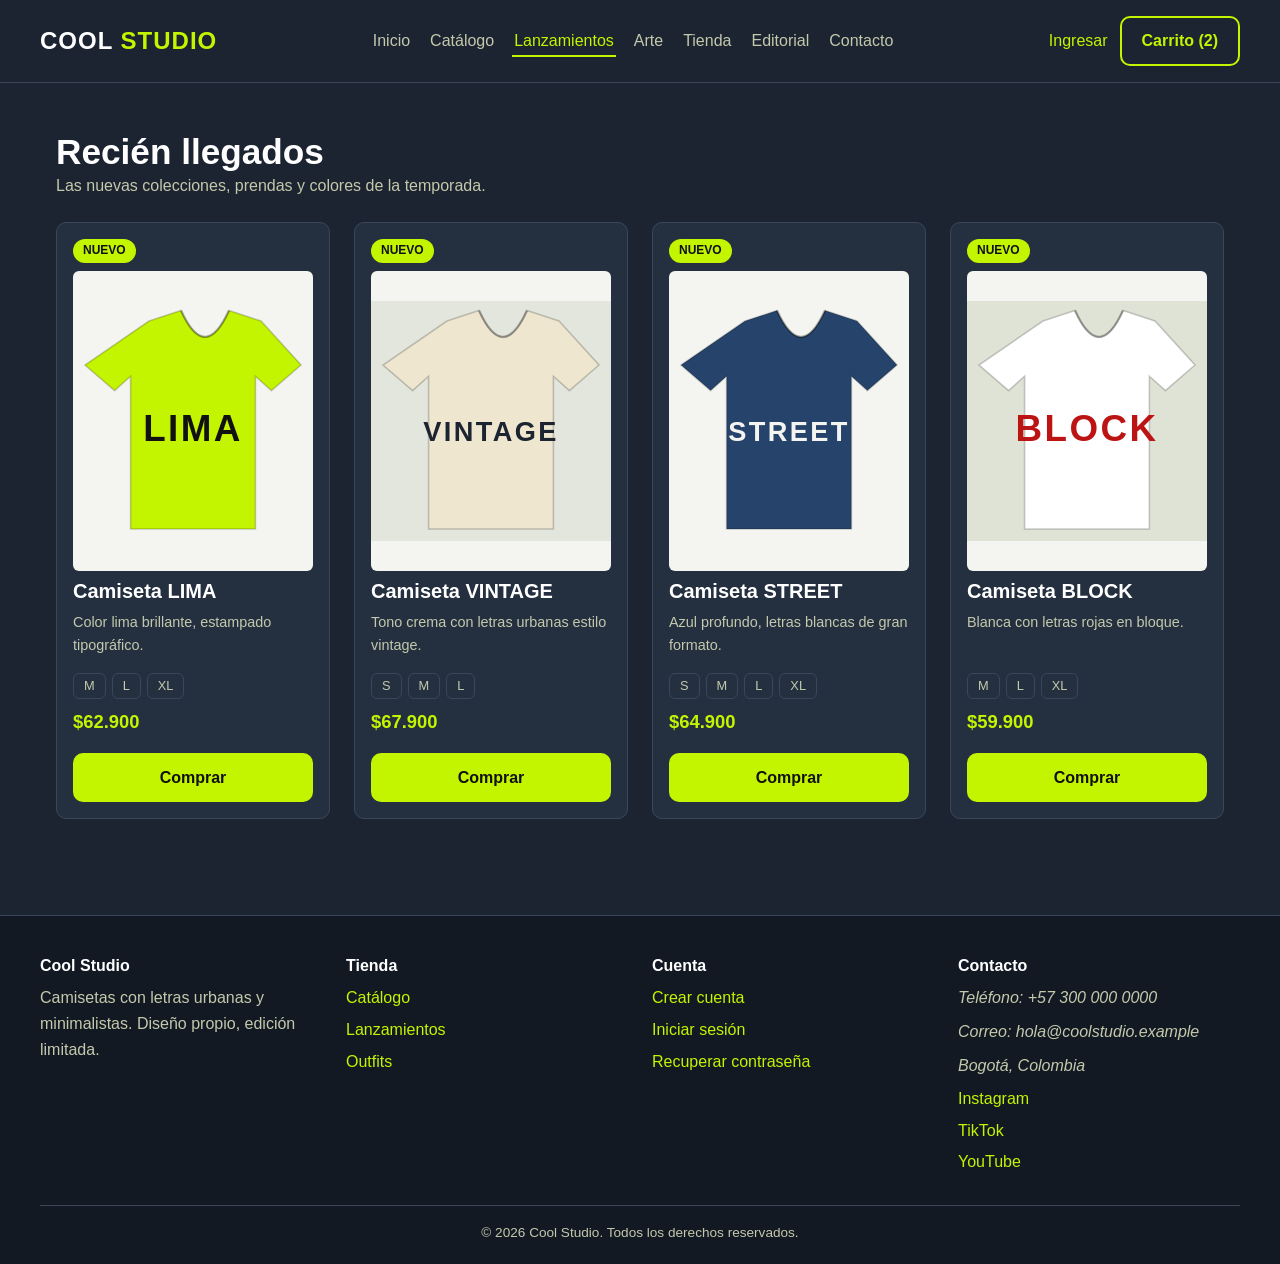
<file: lanzamientos.html>
<!DOCTYPE html>
<html lang="es">
<head>
  <meta charset="UTF-8">
  <meta name="viewport" content="width=device-width, initial-scale=1.0">
  <meta name="description" content="Cool Studio: tienda en línea de camisetas con letras urbanas.">
  <title>Lanzamientos | Cool Studio</title>
  <link rel="icon" type="image/svg+xml" href="img/favicon.svg">
  <link rel="stylesheet" href="css/base.css">
  <link rel="stylesheet" href="css/componentes.css">
  <link rel="stylesheet" href="css/paginas.css">
</head>
<body>
  <header class="sitio">
    <div class="barra">
      <a class="logo" href="index.html">COOL <span>STUDIO</span></a>
      <nav aria-label="Navegación principal">
        <ul>
          <li><a href="index.html">Inicio</a></li>
          <li><a href="catalogo.html">Catálogo</a></li>
          <li><a href="lanzamientos.html" aria-current="page">Lanzamientos</a></li>
          <li><a href="arte.html">Arte</a></li>
          <li><a href="tienda.html">Tienda</a></li>
          <li><a href="editorial.html">Editorial</a></li>
          <li><a href="contacto.html">Contacto</a></li>
        </ul>
      </nav>
      <div class="acciones">
        <a href="login.html">Ingresar</a>
        <a class="btn btn-borde" href="carrito.html">Carrito (2)</a>
      </div>
    </div>
  </header>
  <main>
    <section class="seccion" aria-labelledby="titulo-lanz">
      <div class="contenedor">
        <h1 id="titulo-lanz">Recién llegados</h1>
        <p style="margin-bottom: 24px;">Las nuevas colecciones, prendas y colores de la temporada.</p>
        <div class="catalogo" style="grid-template-columns: repeat(auto-fill, minmax(240px, 1fr));">
      <article class="producto">
        <span class="etiqueta">NUEVO</span>
        <img src="img/camisa-lima.svg" alt="Camiseta LIMA" width="300" height="300" loading="lazy">
        <h3><a href="producto.html">Camiseta LIMA</a></h3>
        <p class="descripcion">Color lima brillante, estampado tipográfico.</p>
        <ul class="tallas" aria-label="Tallas disponibles"><li>M</li><li>L</li><li>XL</li></ul>
        <p class="precio">$62.900</p>
        <a class="btn" href="producto.html">Comprar</a>
      </article>
      <article class="producto">
        <span class="etiqueta">NUEVO</span>
        <img src="img/camisa-crema.svg" alt="Camiseta VINTAGE" width="300" height="300" loading="lazy">
        <h3><a href="producto.html">Camiseta VINTAGE</a></h3>
        <p class="descripcion">Tono crema con letras urbanas estilo vintage.</p>
        <ul class="tallas" aria-label="Tallas disponibles"><li>S</li><li>M</li><li>L</li></ul>
        <p class="precio">$67.900</p>
        <a class="btn" href="producto.html">Comprar</a>
      </article>
      <article class="producto">
        <span class="etiqueta">NUEVO</span>
        <img src="img/camisa-azul.svg" alt="Camiseta STREET" width="300" height="300" loading="lazy">
        <h3><a href="producto.html">Camiseta STREET</a></h3>
        <p class="descripcion">Azul profundo, letras blancas de gran formato.</p>
        <ul class="tallas" aria-label="Tallas disponibles"><li>S</li><li>M</li><li>L</li><li>XL</li></ul>
        <p class="precio">$64.900</p>
        <a class="btn" href="producto.html">Comprar</a>
      </article>
      <article class="producto">
        <span class="etiqueta">NUEVO</span>
        <img src="img/camisa-blanca.svg" alt="Camiseta BLOCK" width="300" height="300" loading="lazy">
        <h3><a href="producto.html">Camiseta BLOCK</a></h3>
        <p class="descripcion">Blanca con letras rojas en bloque.</p>
        <ul class="tallas" aria-label="Tallas disponibles"><li>M</li><li>L</li><li>XL</li></ul>
        <p class="precio">$59.900</p>
        <a class="btn" href="producto.html">Comprar</a>
      </article>
        </div>
      </div>
    </section>
  </main>
  <footer class="sitio">
    <div class="columnas">
      <section>
        <h3>Cool Studio</h3>
        <p>Camisetas con letras urbanas y minimalistas. Diseño propio, edición limitada.</p>
      </section>
      <section>
        <h3>Tienda</h3>
        <ul>
          <li><a href="catalogo.html">Catálogo</a></li>
          <li><a href="lanzamientos.html">Lanzamientos</a></li>
          <li><a href="editorial.html">Outfits</a></li>
        </ul>
      </section>
      <section>
        <h3>Cuenta</h3>
        <ul>
          <li><a href="registro.html">Crear cuenta</a></li>
          <li><a href="login.html">Iniciar sesión</a></li>
          <li><a href="recuperar.html">Recuperar contraseña</a></li>
        </ul>
      </section>
      <section>
        <h3>Contacto</h3>
        <address>
          <p>Teléfono: +57 300 000 0000</p>
          <p>Correo: hola@coolstudio.example</p>
          <p>Bogotá, Colombia</p>
        </address>
        <ul>
          <li><a href="#">Instagram</a></li>
          <li><a href="#">TikTok</a></li>
          <li><a href="#">YouTube</a></li>
        </ul>
      </section>
    </div>
    <p class="derechos">&copy; 2026 Cool Studio. Todos los derechos reservados.</p>
  </footer>
</body>
</html>
</file>
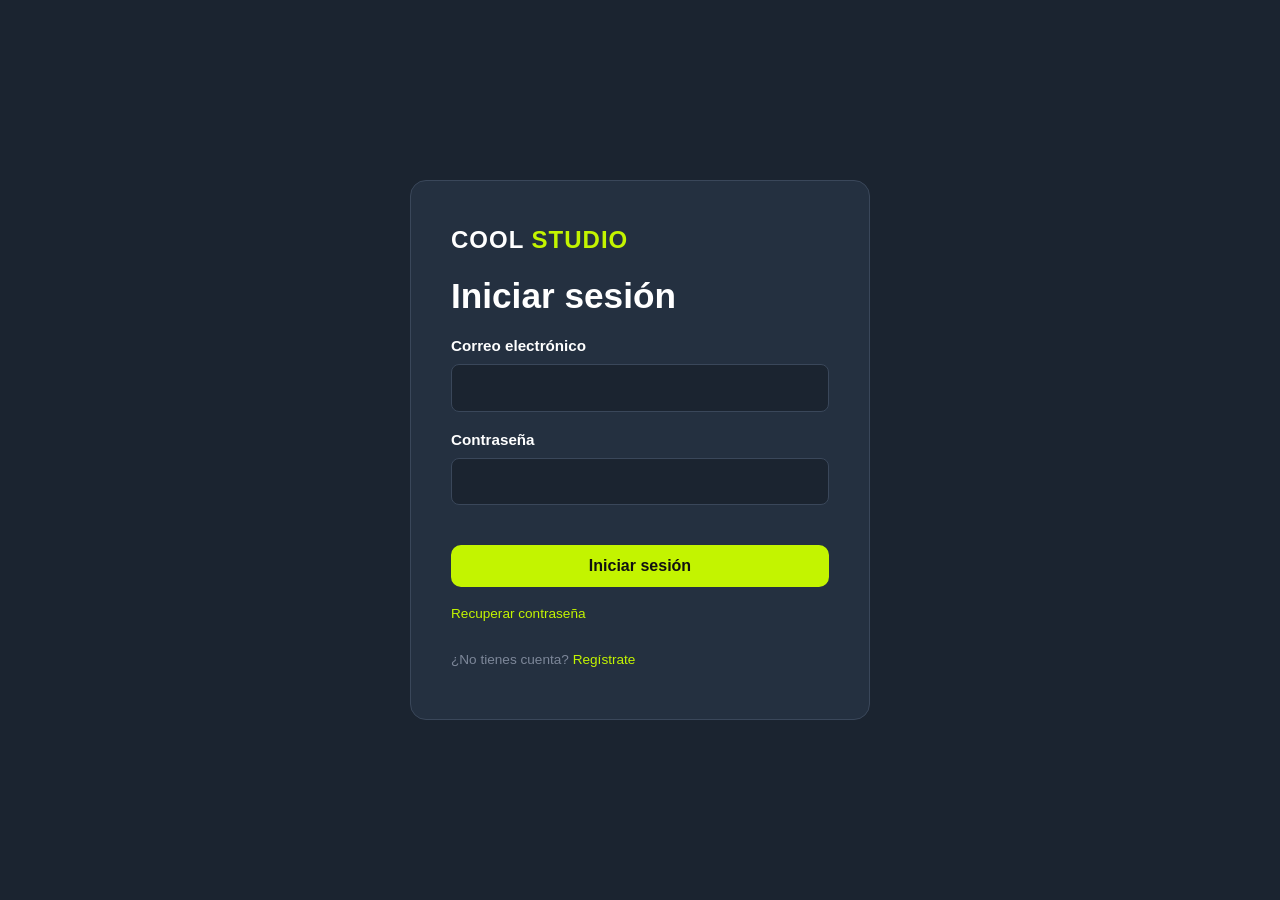
<file: login.html>
<!DOCTYPE html>
<html lang="es">
<head>
  <meta charset="UTF-8">
  <meta name="viewport" content="width=device-width, initial-scale=1.0">
  <meta name="description" content="Cool Studio: tienda en línea de camisetas con letras urbanas.">
  <title>Iniciar sesión | Cool Studio</title>
  <link rel="icon" type="image/svg+xml" href="img/favicon.svg">
  <link rel="stylesheet" href="css/base.css">
  <link rel="stylesheet" href="css/componentes.css">
  <link rel="stylesheet" href="css/paginas.css">
</head>
<body>
<main class="centrado">
  <div class="auth simple">
    <form class="formulario" id="form-login" action="#" method="post" novalidate>
      <a class="logo" href="index.html">COOL <span>STUDIO</span></a>
      <h1>Iniciar sesión</h1>
      <div class="campo"><label for="usuario">Correo electrónico</label><input type="text" id="usuario" name="usuario" autocomplete="username"></div>
      <div class="campo"><label for="clave">Contraseña</label><input type="password" id="clave" name="clave" autocomplete="current-password"></div>
      <p class="mensaje" id="mensaje-login" role="alert"></p>
      <button class="btn btn-bloque" type="submit">Iniciar sesión</button>
      <p class="ayuda"><a href="recuperar.html">Recuperar contraseña</a></p>
      <p class="ayuda">¿No tienes cuenta? <a href="registro.html">Regístrate</a></p>
    </form>
  </div>
</main>
<script src="js/logica.js"></script>
<script src="js/tienda.js"></script>
</body>
</html>
</file>
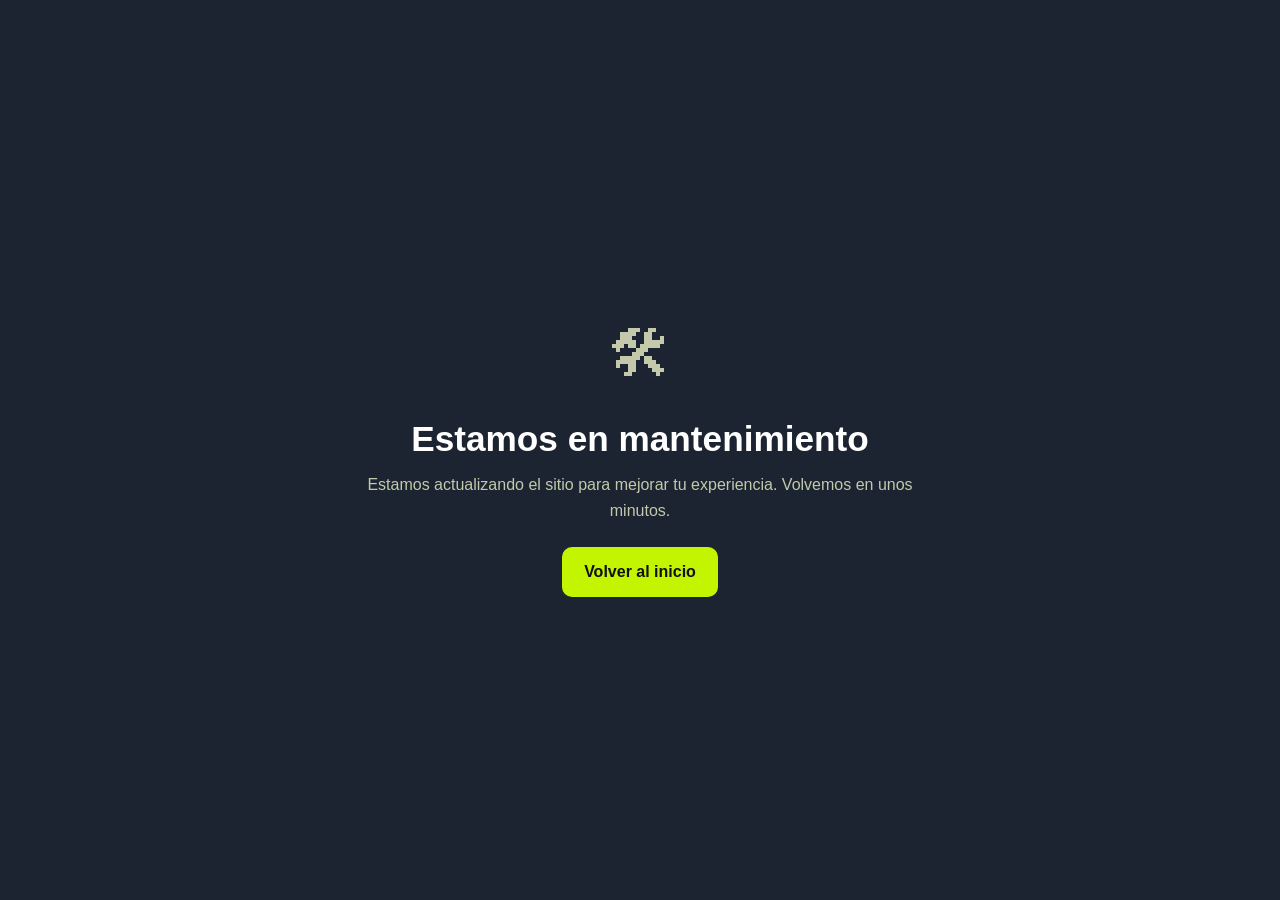
<file: mantenimiento.html>
<!DOCTYPE html>
<html lang="es">
<head>
  <meta charset="UTF-8">
  <meta name="viewport" content="width=device-width, initial-scale=1.0">
  <meta name="description" content="Cool Studio: tienda en línea de camisetas con letras urbanas.">
  <title>En mantenimiento | Cool Studio</title>
  <link rel="icon" type="image/svg+xml" href="img/favicon.svg">
  <link rel="stylesheet" href="css/base.css">
  <link rel="stylesheet" href="css/componentes.css">
  <link rel="stylesheet" href="css/paginas.css">
</head>
<body>
  <main class="centrado">
    <section class="mantenimiento">
      <p class="icono" aria-hidden="true">&#128736;</p>
      <h1>Estamos en mantenimiento</h1>
      <p>Estamos actualizando el sitio para mejorar tu experiencia. Volvemos en unos minutos.</p>
      <a class="btn" href="index.html" style="margin-top: 16px;">Volver al inicio</a>
    </section>
  </main>
</body>
</html>
</file>
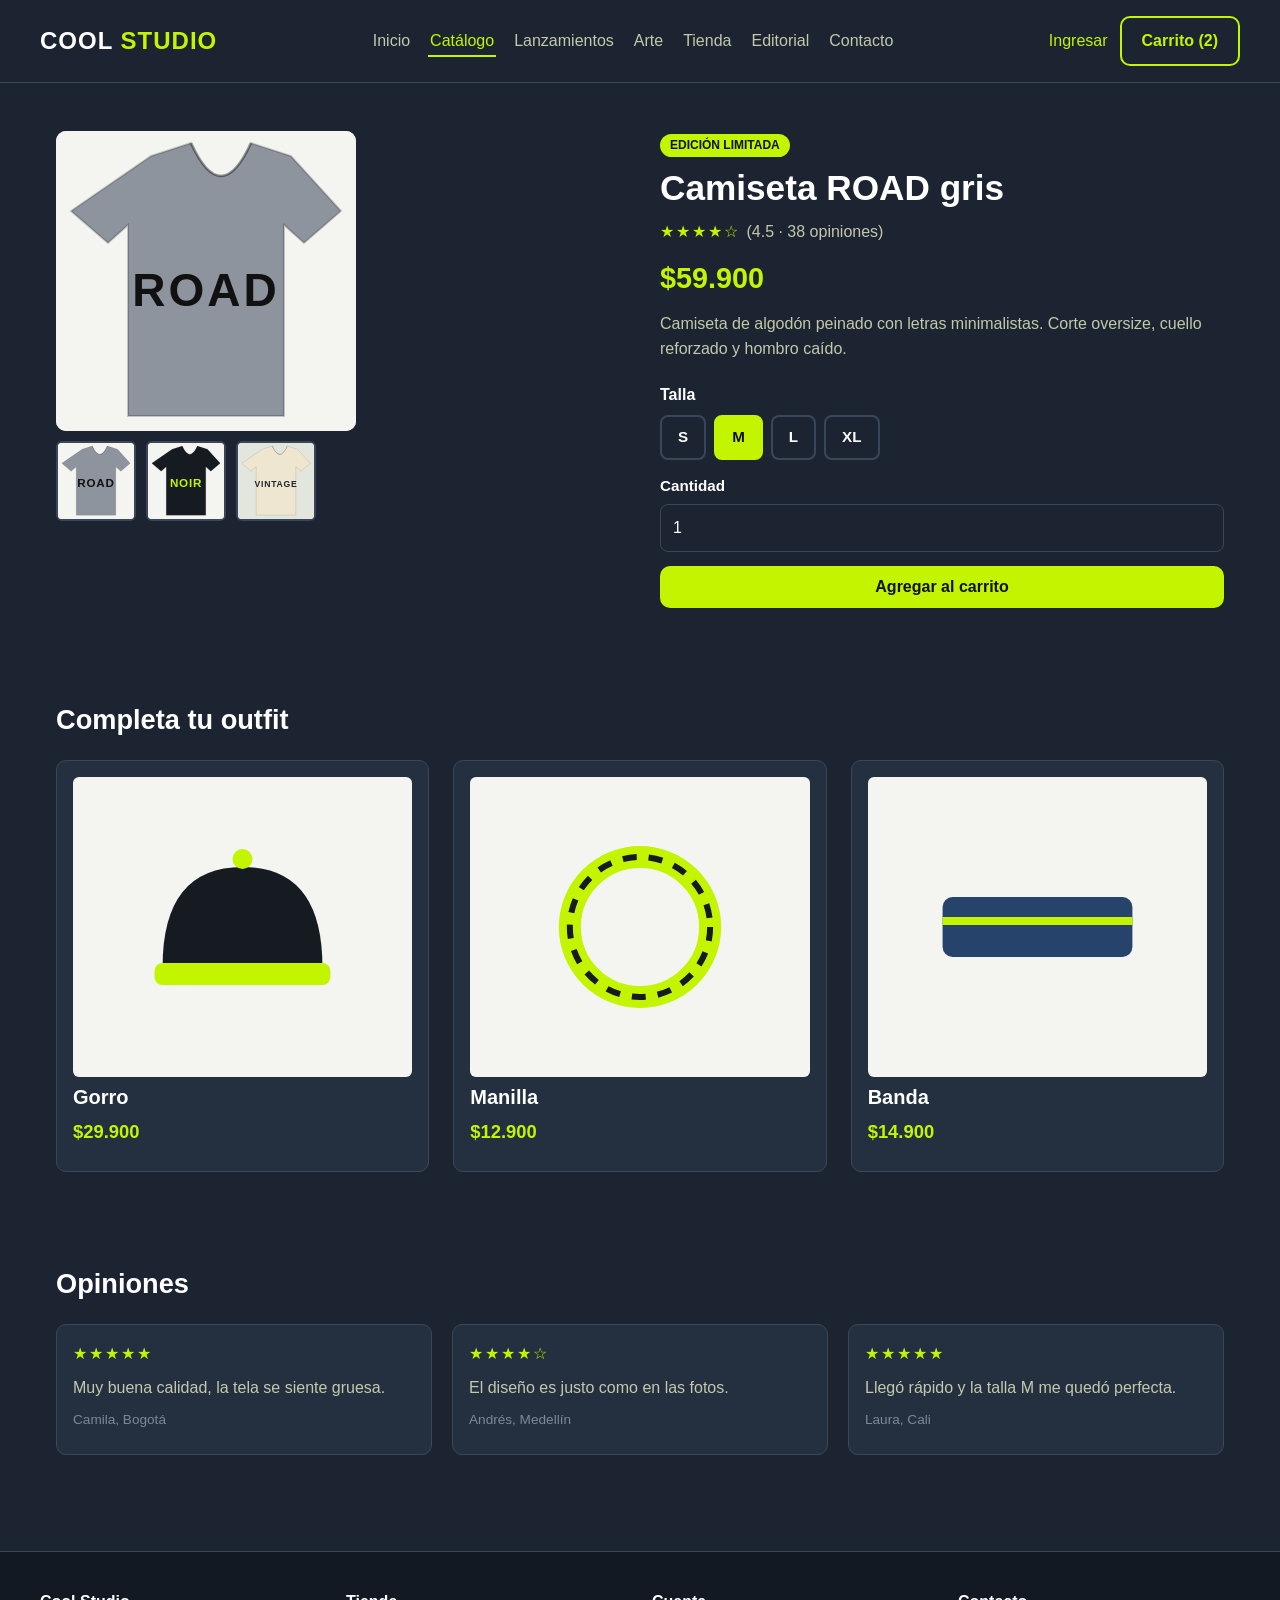
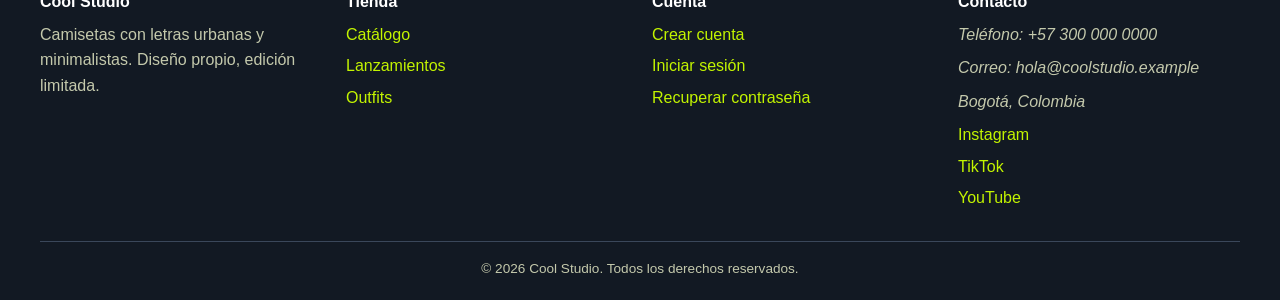
<file: producto.html>
<!DOCTYPE html>
<html lang="es">
<head>
  <meta charset="UTF-8">
  <meta name="viewport" content="width=device-width, initial-scale=1.0">
  <meta name="description" content="Cool Studio: tienda en línea de camisetas con letras urbanas.">
  <title>Detalle de producto | Cool Studio</title>
  <link rel="icon" type="image/svg+xml" href="img/favicon.svg">
  <link rel="stylesheet" href="css/base.css">
  <link rel="stylesheet" href="css/componentes.css">
  <link rel="stylesheet" href="css/paginas.css">
</head>
<body>
  <header class="sitio">
    <div class="barra">
      <a class="logo" href="index.html">COOL <span>STUDIO</span></a>
      <nav aria-label="Navegación principal">
        <ul>
          <li><a href="index.html">Inicio</a></li>
          <li><a href="catalogo.html" aria-current="page">Catálogo</a></li>
          <li><a href="lanzamientos.html">Lanzamientos</a></li>
          <li><a href="arte.html">Arte</a></li>
          <li><a href="tienda.html">Tienda</a></li>
          <li><a href="editorial.html">Editorial</a></li>
          <li><a href="contacto.html">Contacto</a></li>
        </ul>
      </nav>
      <div class="acciones">
        <a href="login.html">Ingresar</a>
        <a class="btn btn-borde" href="carrito.html">Carrito (2)</a>
      </div>
    </div>
  </header>
  <main>
    <section class="seccion" aria-labelledby="titulo-producto">
      <div class="contenedor">
        <div class="detalle">
          <div>
            <img class="principal" src="img/camisa-gris.svg" alt="Camiseta ROAD gris, vista frontal" width="300" height="300">
            <div class="miniaturas">
              <img src="img/camisa-gris.svg" alt="Vista frontal" width="80" height="80">
              <img src="img/camisa-negra.svg" alt="Vista en color negro" width="80" height="80">
              <img src="img/camisa-crema.svg" alt="Vista en color crema" width="80" height="80">
            </div>
          </div>
          <div>
            <span class="etiqueta">EDICIÓN LIMITADA</span>
            <h1 id="titulo-producto" style="margin: 10px 0;">Camiseta ROAD gris</h1>
            <p class="estrellas" aria-label="Calificación 4.5 de 5">&#9733;&#9733;&#9733;&#9733;&#9734; <span style="color: var(--texto); letter-spacing: 0;">(4.5 · 38 opiniones)</span></p>
            <p class="precio" style="font-size: 1.8rem; margin: 10px 0;">$59.900</p>
            <p>Camiseta de algodón peinado con letras minimalistas. Corte oversize, cuello reforzado y hombro caído.</p>

            <form action="carrito.html" method="get" style="margin-top: 20px;">
              <fieldset style="border: none;">
                <legend style="color: var(--texto-claro); font-weight: 700; margin-bottom: 8px;">Talla</legend>
                <div class="selector-talla">
                  <input type="radio" id="t-s" name="talla" value="S"><label for="t-s">S</label>
                  <input type="radio" id="t-m" name="talla" value="M" checked><label for="t-m">M</label>
                  <input type="radio" id="t-l" name="talla" value="L"><label for="t-l">L</label>
                  <input type="radio" id="t-xl" name="talla" value="XL"><label for="t-xl">XL</label>
                </div>
              </fieldset>
              <div class="campo">
                <label for="cantidad">Cantidad</label>
                <input type="number" id="cantidad" name="cantidad" value="1" min="1" max="10">
              </div>
              <button class="btn btn-bloque" type="submit">Agregar al carrito</button>
            </form>
          </div>
        </div>
      </div>
    </section>

    <section class="seccion" aria-labelledby="titulo-complementos">
      <div class="contenedor">
        <h2 id="titulo-complementos">Completa tu outfit</h2>
        <div class="rejilla-3">
          <article class="producto"><img src="img/gorro.svg" alt="Gorro negro con detalle lima" width="300" height="300" loading="lazy"><h3>Gorro</h3><p class="precio">$29.900</p></article>
          <article class="producto"><img src="img/manilla.svg" alt="Manilla lima" width="300" height="300" loading="lazy"><h3>Manilla</h3><p class="precio">$12.900</p></article>
          <article class="producto"><img src="img/banda.svg" alt="Banda azul para la cabeza" width="300" height="300" loading="lazy"><h3>Banda</h3><p class="precio">$14.900</p></article>
        </div>
      </div>
    </section>

    <section class="seccion" aria-labelledby="titulo-opiniones">
      <div class="contenedor">
        <h2 id="titulo-opiniones">Opiniones</h2>
        <div class="opiniones">
          <article class="opinion"><p class="estrellas">&#9733;&#9733;&#9733;&#9733;&#9733;</p><p>Muy buena calidad, la tela se siente gruesa.</p><p class="ayuda">Camila, Bogotá</p></article>
          <article class="opinion"><p class="estrellas">&#9733;&#9733;&#9733;&#9733;&#9734;</p><p>El diseño es justo como en las fotos.</p><p class="ayuda">Andrés, Medellín</p></article>
          <article class="opinion"><p class="estrellas">&#9733;&#9733;&#9733;&#9733;&#9733;</p><p>Llegó rápido y la talla M me quedó perfecta.</p><p class="ayuda">Laura, Cali</p></article>
        </div>
      </div>
    </section>
  </main>
  <footer class="sitio">
    <div class="columnas">
      <section>
        <h3>Cool Studio</h3>
        <p>Camisetas con letras urbanas y minimalistas. Diseño propio, edición limitada.</p>
      </section>
      <section>
        <h3>Tienda</h3>
        <ul>
          <li><a href="catalogo.html">Catálogo</a></li>
          <li><a href="lanzamientos.html">Lanzamientos</a></li>
          <li><a href="editorial.html">Outfits</a></li>
        </ul>
      </section>
      <section>
        <h3>Cuenta</h3>
        <ul>
          <li><a href="registro.html">Crear cuenta</a></li>
          <li><a href="login.html">Iniciar sesión</a></li>
          <li><a href="recuperar.html">Recuperar contraseña</a></li>
        </ul>
      </section>
      <section>
        <h3>Contacto</h3>
        <address>
          <p>Teléfono: +57 300 000 0000</p>
          <p>Correo: hola@coolstudio.example</p>
          <p>Bogotá, Colombia</p>
        </address>
        <ul>
          <li><a href="#">Instagram</a></li>
          <li><a href="#">TikTok</a></li>
          <li><a href="#">YouTube</a></li>
        </ul>
      </section>
    </div>
    <p class="derechos">&copy; 2026 Cool Studio. Todos los derechos reservados.</p>
  </footer>
</body>
</html>
</file>
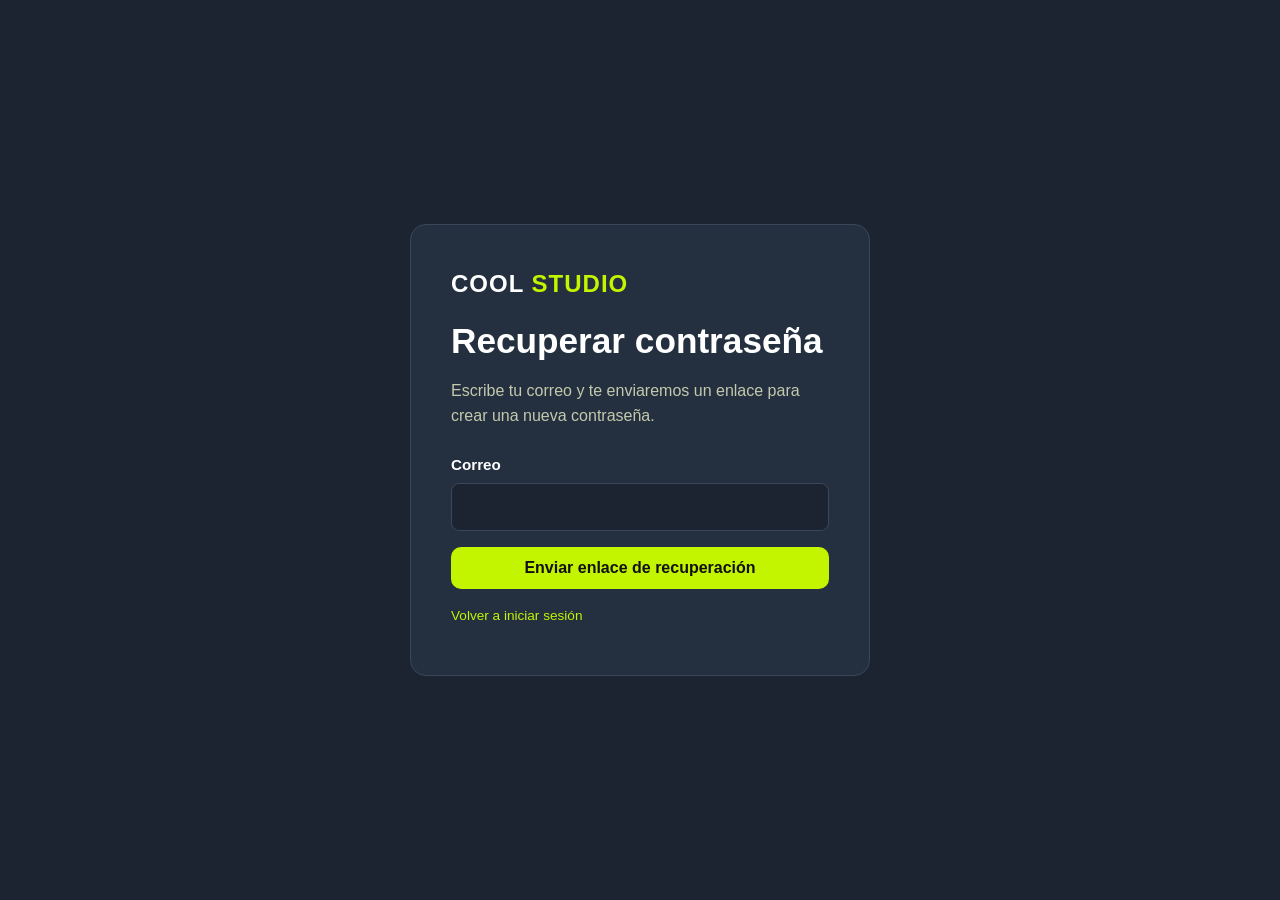
<file: recuperar.html>
<!DOCTYPE html>
<html lang="es">
<head>
  <meta charset="UTF-8">
  <meta name="viewport" content="width=device-width, initial-scale=1.0">
  <meta name="description" content="Cool Studio: tienda en línea de camisetas con letras urbanas.">
  <title>Recuperar contraseña | Cool Studio</title>
  <link rel="icon" type="image/svg+xml" href="img/favicon.svg">
  <link rel="stylesheet" href="css/base.css">
  <link rel="stylesheet" href="css/componentes.css">
  <link rel="stylesheet" href="css/paginas.css">
</head>
<body>
  <main class="centrado">
    <div class="auth simple">
      <form class="formulario" action="#" method="post">
        <a class="logo" href="index.html">COOL <span>STUDIO</span></a>
        <h1>Recuperar contraseña</h1>
        <p>Escribe tu correo y te enviaremos un enlace para crear una nueva contraseña.</p>
        <div class="campo"><label for="correo">Correo</label><input type="email" id="correo" name="correo" required></div>
        <button class="btn btn-bloque" type="submit">Enviar enlace de recuperación</button>
        <p class="ayuda"><a href="login.html">Volver a iniciar sesión</a></p>
      </form>
    </div>
  </main>
</body>
</html>
</file>
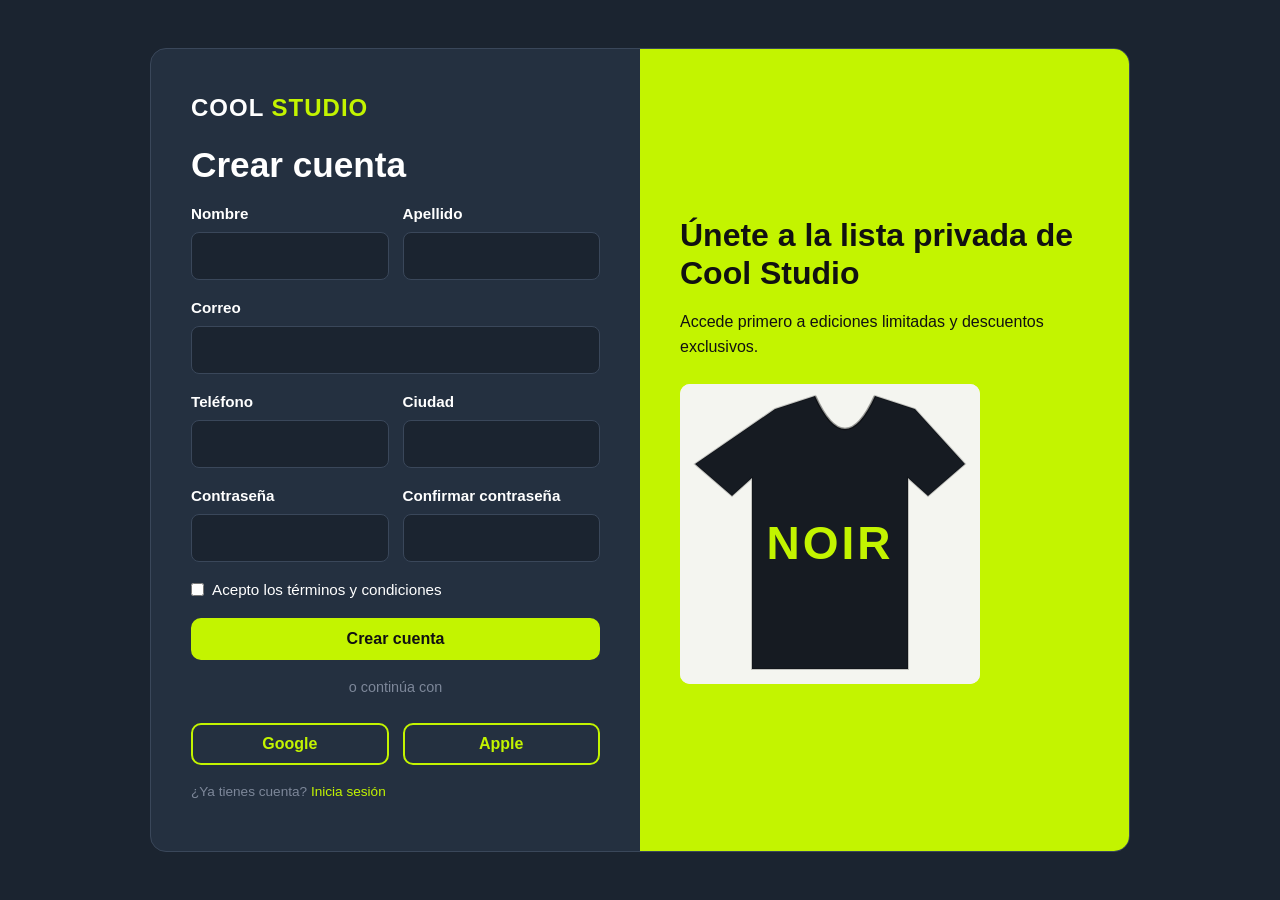
<file: registro.html>
<!DOCTYPE html>
<html lang="es">
<head>
  <meta charset="UTF-8">
  <meta name="viewport" content="width=device-width, initial-scale=1.0">
  <meta name="description" content="Cool Studio: tienda en línea de camisetas con letras urbanas.">
  <title>Crear cuenta | Cool Studio</title>
  <link rel="icon" type="image/svg+xml" href="img/favicon.svg">
  <link rel="stylesheet" href="css/base.css">
  <link rel="stylesheet" href="css/componentes.css">
  <link rel="stylesheet" href="css/paginas.css">
</head>
<body>
  <main class="centrado">
    <div class="auth">
      <form class="formulario" action="#" method="post">
        <a class="logo" href="index.html">COOL <span>STUDIO</span></a>
        <h1>Crear cuenta</h1>
        <div class="fila-campos">
          <div class="campo"><label for="nombre">Nombre</label><input type="text" id="nombre" name="nombre" required></div>
          <div class="campo"><label for="apellido">Apellido</label><input type="text" id="apellido" name="apellido" required></div>
        </div>
        <div class="campo"><label for="correo">Correo</label><input type="email" id="correo" name="correo" required></div>
        <div class="fila-campos">
          <div class="campo"><label for="telefono">Teléfono</label><input type="tel" id="telefono" name="telefono"></div>
          <div class="campo"><label for="ciudad">Ciudad</label><input type="text" id="ciudad" name="ciudad"></div>
        </div>
        <div class="fila-campos">
          <div class="campo"><label for="clave">Contraseña</label><input type="password" id="clave" name="clave" minlength="8" required></div>
          <div class="campo"><label for="clave2">Confirmar contraseña</label><input type="password" id="clave2" name="clave2" minlength="8" required></div>
        </div>
        <div class="campo campo-check"><input type="checkbox" id="terminos" name="terminos" required><label for="terminos">Acepto los términos y condiciones</label></div>
        <button class="btn btn-bloque" type="submit">Crear cuenta</button>
        <p class="divisor">o continúa con</p>
        <div class="fila-campos">
          <button class="btn btn-borde" type="button">Google</button>
          <button class="btn btn-borde" type="button">Apple</button>
        </div>
        <p class="ayuda">¿Ya tienes cuenta? <a href="login.html">Inicia sesión</a></p>
      </form>
      <aside class="lateral">
        <h2>Únete a la lista privada de Cool Studio</h2>
        <p>Accede primero a ediciones limitadas y descuentos exclusivos.</p>
        <img src="img/camisa-negra.svg" alt="Camiseta NOIR" width="300" height="300">
      </aside>
    </div>
  </main>
</body>
</html>
</file>
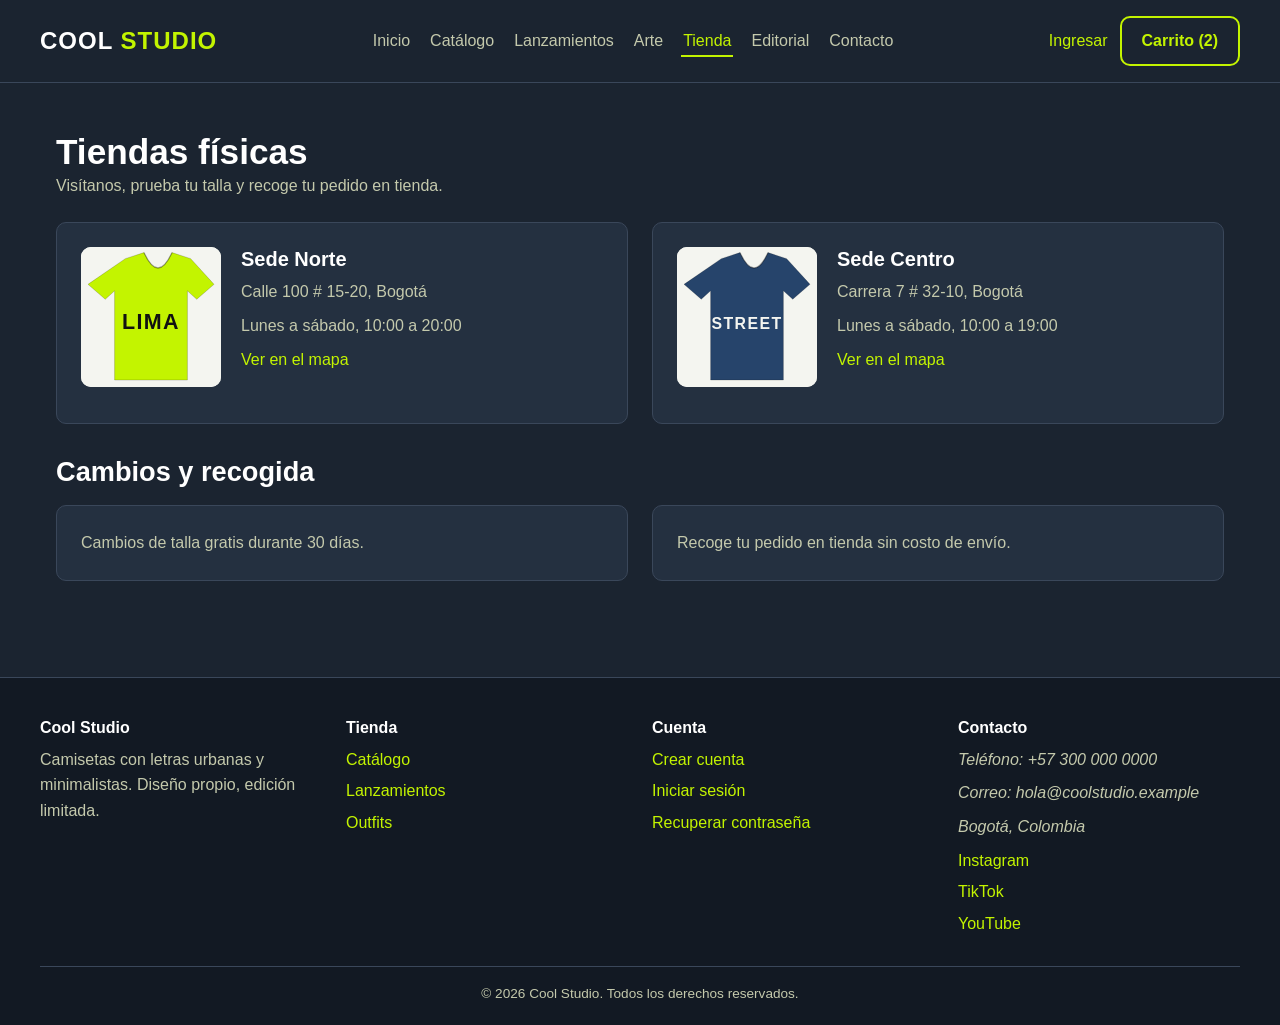
<file: tienda.html>
<!DOCTYPE html>
<html lang="es">
<head>
  <meta charset="UTF-8">
  <meta name="viewport" content="width=device-width, initial-scale=1.0">
  <meta name="description" content="Cool Studio: tienda en línea de camisetas con letras urbanas.">
  <title>Tienda | Cool Studio</title>
  <link rel="icon" type="image/svg+xml" href="img/favicon.svg">
  <link rel="stylesheet" href="css/base.css">
  <link rel="stylesheet" href="css/componentes.css">
  <link rel="stylesheet" href="css/paginas.css">
</head>
<body>
  <header class="sitio">
    <div class="barra">
      <a class="logo" href="index.html">COOL <span>STUDIO</span></a>
      <nav aria-label="Navegación principal">
        <ul>
          <li><a href="index.html">Inicio</a></li>
          <li><a href="catalogo.html">Catálogo</a></li>
          <li><a href="lanzamientos.html">Lanzamientos</a></li>
          <li><a href="arte.html">Arte</a></li>
          <li><a href="tienda.html" aria-current="page">Tienda</a></li>
          <li><a href="editorial.html">Editorial</a></li>
          <li><a href="contacto.html">Contacto</a></li>
        </ul>
      </nav>
      <div class="acciones">
        <a href="login.html">Ingresar</a>
        <a class="btn btn-borde" href="carrito.html">Carrito (2)</a>
      </div>
    </div>
  </header>
  <main>
    <section class="seccion" aria-labelledby="titulo-tienda">
      <div class="contenedor">
        <h1 id="titulo-tienda">Tiendas físicas</h1>
        <p style="margin-bottom: 24px;">Visítanos, prueba tu talla y recoge tu pedido en tienda.</p>
        <div class="rejilla-2">
          <article class="tarjeta sede">
            <img src="img/camisa-lima.svg" alt="Fachada genérica de la sede norte" width="140" height="140" loading="lazy">
            <div><h3>Sede Norte</h3><p>Calle 100 # 15-20, Bogotá</p><p>Lunes a sábado, 10:00 a 20:00</p><a href="#">Ver en el mapa</a></div>
          </article>
          <article class="tarjeta sede">
            <img src="img/camisa-azul.svg" alt="Fachada genérica de la sede centro" width="140" height="140" loading="lazy">
            <div><h3>Sede Centro</h3><p>Carrera 7 # 32-10, Bogotá</p><p>Lunes a sábado, 10:00 a 19:00</p><a href="#">Ver en el mapa</a></div>
          </article>
        </div>
        <h2 style="margin: 32px 0 16px;">Cambios y recogida</h2>
        <ul class="rejilla-2">
          <li class="tarjeta">Cambios de talla gratis durante 30 días.</li>
          <li class="tarjeta">Recoge tu pedido en tienda sin costo de envío.</li>
        </ul>
      </div>
    </section>
  </main>
  <footer class="sitio">
    <div class="columnas">
      <section>
        <h3>Cool Studio</h3>
        <p>Camisetas con letras urbanas y minimalistas. Diseño propio, edición limitada.</p>
      </section>
      <section>
        <h3>Tienda</h3>
        <ul>
          <li><a href="catalogo.html">Catálogo</a></li>
          <li><a href="lanzamientos.html">Lanzamientos</a></li>
          <li><a href="editorial.html">Outfits</a></li>
        </ul>
      </section>
      <section>
        <h3>Cuenta</h3>
        <ul>
          <li><a href="registro.html">Crear cuenta</a></li>
          <li><a href="login.html">Iniciar sesión</a></li>
          <li><a href="recuperar.html">Recuperar contraseña</a></li>
        </ul>
      </section>
      <section>
        <h3>Contacto</h3>
        <address>
          <p>Teléfono: +57 300 000 0000</p>
          <p>Correo: hola@coolstudio.example</p>
          <p>Bogotá, Colombia</p>
        </address>
        <ul>
          <li><a href="#">Instagram</a></li>
          <li><a href="#">TikTok</a></li>
          <li><a href="#">YouTube</a></li>
        </ul>
      </section>
    </div>
    <p class="derechos">&copy; 2026 Cool Studio. Todos los derechos reservados.</p>
  </footer>
</body>
</html>
</file>
<file: css/base.css>
/* ==========================================================
   base.css — variables, reset y estilos globales
   Proyecto: Cool Studio (tienda de camisas)
   ========================================================== */

:root {
  /* Paleta (hexadecimal) */
  --fondo: #1b2430;
  --superficie: #243040;
  --superficie-clara: #f4f5f0;
  --lima: #c3f400;
  --lima-oscuro: #9bc400;
  --texto: #c4c9ac;
  --texto-claro: #ffffff;
  --texto-oscuro: #111111;
  --precio: #bc1313;
  --borde: #3a475a;
  --error: #ff6b6b;

  /* Tipografía */
  --fuente: "Segoe UI", Roboto, "Helvetica Neue", Arial, sans-serif;

  /* Espaciado y formas */
  --espacio: 16px;
  --radio: 10px;
  --ancho-max: 1200px;
}

/* Reset: quita las márgenes por defecto y usa border-box */
* {
  margin: 0;
  padding: 0;
  box-sizing: border-box;
}

html {
  scroll-behavior: smooth;
}

body {
  font-family: var(--fuente);
  background: var(--fondo);
  color: var(--texto);
  line-height: 1.6;
  min-height: 100vh;
  display: flex;
  flex-direction: column;
}

main {
  flex: 1;
}

img {
  max-width: 100%;
  display: block;
}

a {
  color: var(--lima);
  text-decoration: none;
}

a:hover {
  text-decoration: underline;
}

h1, h2, h3, h4, h5, h6 {
  color: var(--texto-claro);
  line-height: 1.2;
}

h1 { font-size: 2.2rem; }
h2 { font-size: 1.7rem; }
h3 { font-size: 1.25rem; }

p { margin-bottom: 8px; }

ul, ol { list-style: none; }

.contenedor {
  width: 100%;
  max-width: var(--ancho-max);
  margin: 0 auto;
  padding: 0 var(--espacio);
}

.seccion {
  padding: 48px 0;
}

.seccion > .contenedor > h2 {
  margin-bottom: 24px;
}

/* Accesibilidad: foco visible para teclado */
:focus-visible {
  outline: 3px solid var(--lima);
  outline-offset: 2px;
}

/* Texto solo para lectores de pantalla */
.solo-lectores {
  position: absolute;
  width: 1px;
  height: 1px;
  overflow: hidden;
  clip: rect(0 0 0 0);
  white-space: nowrap;
}
</file>
<file: css/componentes.css>
/* ==========================================================
   componentes.css — piezas reutilizables
   header, menú (flexbox), tarjeta de producto, botones,
   formularios, pseudoclases (hover, focus) y footer
   ========================================================== */

/* ---------- Header y menú ---------- */
header.sitio {
  background: var(--fondo);
  border-bottom: 1px solid var(--borde);
  position: sticky;
  top: 0;
  z-index: 10;
  padding: 16px 24px;
}

header.sitio .barra {
  max-width: var(--ancho-max);
  margin: 0 auto;
  display: flex;
  justify-content: space-between;
  align-items: center;
  flex-wrap: wrap;
  gap: 16px;
}

.logo {
  font-size: 1.5rem;
  font-weight: 800;
  color: var(--texto-claro);
  letter-spacing: 1px;
}

.logo span {
  color: var(--lima);
}

.logo:hover {
  text-decoration: none;
}

header.sitio nav ul {
  display: flex;
  flex-wrap: wrap;
  gap: 16px;
}

header.sitio nav a {
  color: var(--texto);
  padding: 6px 2px;
  border-bottom: 2px solid transparent;
}

header.sitio nav a:hover,
header.sitio nav a[aria-current="page"] {
  color: var(--lima);
  border-bottom-color: var(--lima);
  text-decoration: none;
}

.acciones {
  display: flex;
  align-items: center;
  gap: 12px;
}

/* ---------- Botones ---------- */
.btn {
  display: inline-block;
  background: var(--lima);
  color: var(--texto-oscuro);
  font-weight: 700;
  font-size: 1rem;
  padding: 10px 20px;
  border: 2px solid var(--lima);
  border-radius: var(--radio);
  cursor: pointer;
  text-align: center;
  transition: background 0.2s, color 0.2s;
}

.btn:hover {
  background: var(--lima-oscuro);
  border-color: var(--lima-oscuro);
  text-decoration: none;
}

.btn-borde {
  background: transparent;
  color: var(--lima);
}

.btn-borde:hover {
  background: var(--lima);
  color: var(--texto-oscuro);
}

.btn-bloque {
  display: block;
  width: 100%;
}

/* ---------- Tarjeta de producto ---------- */
.producto {
  background: var(--superficie);
  border: 1px solid var(--borde);
  border-radius: var(--radio);
  padding: 16px;
  display: flex;
  flex-direction: column;
  gap: 8px;
  transition: transform 0.2s, border-color 0.2s;
}

.producto:hover {
  transform: translateY(-4px);
  border-color: var(--lima);
}

.producto img {
  width: 100%;
  border-radius: 6px;
  background: var(--superficie-clara);
}

.producto h3 a {
  color: var(--texto-claro);
}

.producto .descripcion {
  font-size: 0.9rem;
  flex: 1;
}

.precio {
  color: var(--lima);
  font-weight: 800;
  font-size: 1.15rem;
}

.etiqueta {
  display: inline-block;
  background: var(--lima);
  color: var(--texto-oscuro);
  font-size: 0.75rem;
  font-weight: 800;
  padding: 2px 10px;
  border-radius: 20px;
  width: fit-content;
}

.tallas {
  display: flex;
  gap: 6px;
  flex-wrap: wrap;
}

.tallas li {
  border: 1px solid var(--borde);
  border-radius: 6px;
  padding: 2px 10px;
  font-size: 0.8rem;
}

/* ---------- Formularios ---------- */
form {
  display: flex;
  flex-direction: column;
  gap: 14px;
}

.campo {
  display: flex;
  flex-direction: column;
  gap: 6px;
}

label {
  color: var(--texto-claro);
  font-weight: 600;
  font-size: 0.95rem;
}

input,
select,
textarea {
  font: inherit;
  background: var(--fondo);
  color: var(--texto-claro);
  border: 1px solid var(--borde);
  border-radius: 8px;
  padding: 10px 12px;
  width: 100%;
}

textarea {
  min-height: 120px;
  resize: vertical;
}

input:focus,
select:focus,
textarea:focus {
  outline: none;
  border-color: var(--lima);
  box-shadow: 0 0 0 3px rgba(195, 244, 0, 0.25);
}

input::placeholder,
textarea::placeholder {
  color: #7d8799;
}

.campo-check {
  flex-direction: row;
  align-items: center;
  gap: 8px;
}

.campo-check input {
  width: auto;
}

.campo-check label {
  font-weight: 400;
}

.fila-campos {
  display: grid;
  grid-template-columns: 1fr 1fr;
  gap: 14px;
}

.divisor {
  text-align: center;
  color: #7d8799;
  font-size: 0.9rem;
}

.ayuda {
  font-size: 0.85rem;
  color: #7d8799;
}

/* ---------- Footer ---------- */
footer.sitio {
  background: #121923;
  border-top: 1px solid var(--borde);
  padding: 40px 24px 20px;
  margin-top: 48px;
}

footer.sitio .columnas {
  max-width: var(--ancho-max);
  margin: 0 auto;
  display: grid;
  grid-template-columns: repeat(4, 1fr);
  gap: 24px;
}

footer.sitio h3 {
  font-size: 1rem;
  margin-bottom: 10px;
}

footer.sitio li {
  margin-bottom: 6px;
}

footer.sitio .derechos {
  max-width: var(--ancho-max);
  margin: 24px auto 0;
  padding-top: 16px;
  border-top: 1px solid var(--borde);
  font-size: 0.85rem;
  text-align: center;
}
</file>
<file: css/paginas.css>
/* ==========================================================
   paginas.css — maquetación por página (Flexbox + Grid)
   y media queries para móvil, tableta y escritorio
   ========================================================== */

/* ---------- Portada (hero) ---------- */
.hero {
  display: grid;
  grid-template-columns: 1.1fr 0.9fr;
  align-items: center;
  gap: 32px;
  padding: 56px 0;
}

.hero p.sobretitulo {
  color: var(--lima);
  font-weight: 700;
  letter-spacing: 2px;
  text-transform: uppercase;
  font-size: 0.85rem;
}

.hero h1 {
  font-size: 3rem;
  margin: 8px 0 16px;
}

.hero .botones {
  display: flex;
  gap: 12px;
  flex-wrap: wrap;
  margin-top: 20px;
}

.hero img {
  border-radius: var(--radio);
  background: var(--superficie-clara);
}

.promo {
  background: var(--lima);
  color: var(--texto-oscuro);
  text-align: center;
  padding: 10px;
  font-weight: 700;
}

/* ---------- Catálogo (Grid) ---------- */
.catalogo {
  display: grid;
  grid-template-columns: repeat(3, 1fr);
  gap: 24px;
}

.con-filtros {
  display: grid;
  grid-template-columns: 260px 1fr;
  gap: 32px;
  align-items: start;
}

.filtros {
  background: var(--superficie);
  border: 1px solid var(--borde);
  border-radius: var(--radio);
  padding: 20px;
}

.filtros fieldset {
  border: none;
  margin-bottom: 16px;
}

.filtros legend {
  color: var(--texto-claro);
  font-weight: 700;
  margin-bottom: 8px;
}

.filtros .campo-check {
  margin-bottom: 4px;
}

/* ---------- Detalle de producto ---------- */
.detalle {
  display: grid;
  grid-template-columns: 1fr 1fr;
  gap: 40px;
  align-items: start;
}

.detalle .principal {
  background: var(--superficie-clara);
  border-radius: var(--radio);
}

.miniaturas {
  display: flex;
  gap: 10px;
  margin-top: 10px;
}

.miniaturas img {
  width: 80px;
  border-radius: 6px;
  border: 2px solid var(--borde);
  background: var(--superficie-clara);
}

.miniaturas img:hover {
  border-color: var(--lima);
}

.selector-talla {
  display: flex;
  gap: 8px;
  flex-wrap: wrap;
}

.selector-talla input {
  position: absolute;
  opacity: 0;
  width: 1px;
}

.selector-talla label {
  border: 2px solid var(--borde);
  border-radius: 8px;
  padding: 8px 16px;
  cursor: pointer;
}

.selector-talla input:checked + label {
  background: var(--lima);
  border-color: var(--lima);
  color: var(--texto-oscuro);
}

.selector-talla input:focus-visible + label {
  outline: 3px solid var(--lima);
  outline-offset: 2px;
}

.estrellas {
  color: var(--lima);
  letter-spacing: 2px;
}

.opiniones {
  display: grid;
  grid-template-columns: repeat(3, 1fr);
  gap: 20px;
}

.opinion {
  background: var(--superficie);
  border-radius: var(--radio);
  padding: 16px;
  border: 1px solid var(--borde);
}

/* ---------- Carrito (Grid de 2 columnas) ---------- */
.carrito {
  display: grid;
  grid-template-columns: 1.4fr 1fr;
  gap: 32px;
  align-items: start;
}

.item-carrito {
  display: flex;
  align-items: center;
  gap: 16px;
  padding: 14px 0;
  border-bottom: 1px solid var(--borde);
}

.item-carrito img {
  width: 80px;
  border-radius: 6px;
  background: var(--superficie-clara);
}

.item-carrito .info {
  flex: 1;
}

.resumen,
.panel {
  background: var(--superficie);
  border: 1px solid var(--borde);
  border-radius: var(--radio);
  padding: 24px;
}

.resumen dl div {
  display: flex;
  justify-content: space-between;
  padding: 6px 0;
}

.resumen .total {
  border-top: 1px solid var(--borde);
  margin-top: 8px;
  padding-top: 12px;
  color: var(--texto-claro);
  font-weight: 800;
  font-size: 1.2rem;
}

/* ---------- Tarjetas de información ---------- */
.rejilla-2 {
  display: grid;
  grid-template-columns: repeat(2, 1fr);
  gap: 24px;
}

.rejilla-3 {
  display: grid;
  grid-template-columns: repeat(3, 1fr);
  gap: 24px;
}

.tarjeta {
  background: var(--superficie);
  border: 1px solid var(--borde);
  border-radius: var(--radio);
  padding: 24px;
}

.tarjeta h3 {
  margin-bottom: 8px;
}

.tarjeta img {
  border-radius: 6px;
  margin-bottom: 12px;
  background: var(--superficie-clara);
}

.suscripcion {
  background: var(--superficie);
  border-radius: var(--radio);
  padding: 32px;
  display: flex;
  justify-content: space-between;
  align-items: center;
  gap: 24px;
  flex-wrap: wrap;
}

.suscripcion form {
  flex-direction: row;
  flex: 1;
  min-width: 260px;
}

/* ---------- Páginas centradas: registro, login, recuperar, mantenimiento ---------- */
.centrado {
  min-height: 100vh;
  width: 100%;
  display: flex;
  justify-content: center;
  align-items: center;
  padding: 24px;
}

.auth {
  display: grid;
  grid-template-columns: 1fr 1fr;
  max-width: 980px;
  width: 100%;
  background: var(--superficie);
  border: 1px solid var(--borde);
  border-radius: 16px;
  overflow: hidden;
}

.auth.simple {
  grid-template-columns: 1fr;
  max-width: 460px;
}

.auth .formulario {
  padding: 40px;
  display: flex;
  flex-direction: column;
  gap: 16px;
}

.auth .lateral {
  background: var(--lima);
  color: var(--texto-oscuro);
  padding: 40px;
  display: flex;
  flex-direction: column;
  justify-content: center;
  gap: 16px;
}

.auth .lateral h2 {
  color: var(--texto-oscuro);
  font-size: 2rem;
}

.auth .lateral img {
  border-radius: var(--radio);
  background: var(--superficie-clara);
}

.mantenimiento {
  text-align: center;
  max-width: 560px;
}

.mantenimiento h1 {
  margin: 12px 0;
}

.mantenimiento .icono {
  font-size: 4rem;
}

/* ---------- Sedes (Flexbox) ---------- */
.sede {
  display: flex;
  gap: 20px;
  align-items: flex-start;
}

.sede img {
  width: 140px;
  border-radius: var(--radio);
  background: var(--superficie-clara);
}

/* ==========================================================
   Responsive (media queries)
   ========================================================== */

/* Tabletas: 2 columnas */
@media (max-width: 992px) {
  .catalogo,
  .rejilla-3,
  .opiniones {
    grid-template-columns: repeat(2, 1fr);
  }

  .con-filtros {
    grid-template-columns: 1fr;
  }

  footer.sitio .columnas {
    grid-template-columns: repeat(2, 1fr);
  }

  .hero h1 {
    font-size: 2.4rem;
  }
}

/* Móviles: 1 columna (el flex pasa a columna) */
@media (max-width: 640px) {
  header.sitio .barra {
    flex-direction: column;
    align-items: flex-start;
  }

  header.sitio nav ul {
    flex-direction: column;
    gap: 6px;
  }

  .hero,
  .detalle,
  .carrito,
  .auth,
  .rejilla-2,
  .rejilla-3,
  .catalogo,
  .opiniones,
  .fila-campos {
    grid-template-columns: 1fr;
  }

  .hero h1 {
    font-size: 2rem;
  }

  .sede {
    flex-direction: column;
  }

  .auth .formulario,
  .auth .lateral {
    padding: 24px;
  }

  .suscripcion form {
    flex-direction: column;
  }

  footer.sitio .columnas {
    grid-template-columns: 1fr;
  }

  /* ==========================================================
     Sesión 3: DOM, filtros, carrito y validaciones
     ========================================================== */

  /* Lo que JavaScript oculta con classList.toggle("oculto") */
  .oculto {
    display: none !important;
  }

  /* Tarjetas del catálogo */
  .producto.agotado img {
    opacity: 0.45;
  }

  .etiqueta-agotado {
    background: var(--error);
  }

  .btn[disabled] {
    opacity: 0.5;
    cursor: not-allowed;
  }

  .btn[disabled]:hover {
    background: var(--lima);
  }

  .resultados {
    margin-bottom: 16px;
    font-size: 0.9rem;
  }

  /* Botones de talla dentro de cada tarjeta */
  .talla {
    font: inherit;
    font-size: 0.85rem;
    background: transparent;
    color: var(--texto);
    border: 1px solid var(--borde);
    border-radius: 6px;
    padding: 2px 12px;
    cursor: pointer;
  }

  .talla:hover {
    border-color: var(--lima);
  }

  .talla[aria-pressed="true"] {
    background: var(--lima);
    border-color: var(--lima);
    color: var(--texto-oscuro);
    font-weight: 700;
  }

  /* Aviso flotante creado con JavaScript */
  #aviso {
    position: fixed;
    bottom: 24px;
    left: 50%;
    transform: translate(-50%, 20px);
    background: var(--superficie-clara);
    color: var(--texto-oscuro);
    padding: 10px 20px;
    border-radius: var(--radio);
    font-weight: 600;
    opacity: 0;
    pointer-events: none;
    transition: opacity 0.2s, transform 0.2s;
    z-index: 20;
  }

  #aviso.visible {
    opacity: 1;
    transform: translate(-50%, 0);
  }

  #aviso.aviso-error {
    background: var(--error);
  }

  /* Filas del carrito */
  .cantidad {
    display: flex;
    align-items: center;
    gap: 8px;
  }

  .cantidad button {
    width: 32px;
    height: 32px;
    font-size: 1.1rem;
    color: var(--texto-claro);
    background: var(--fondo);
    border: 1px solid var(--borde);
    border-radius: 8px;
    cursor: pointer;
  }

  .cantidad button:hover {
    border-color: var(--lima);
  }

  .btn-quitar {
    font: inherit;
    color: var(--error);
    background: transparent;
    border: none;
    text-decoration: underline;
    cursor: pointer;
  }

  .carrito-vacio {
    padding: 16px 0;
  }

  /* Mensajes de validación del formulario */
  .mensaje {
    min-height: 1.4em;
    font-size: 0.9rem;
    color: var(--error);
  }

  .mensaje.mensaje-ok {
    color: var(--lima);
  }

  @media (max-width: 640px) {
    .item-carrito {
      flex-wrap: wrap;
    }
  }
}
</file>
